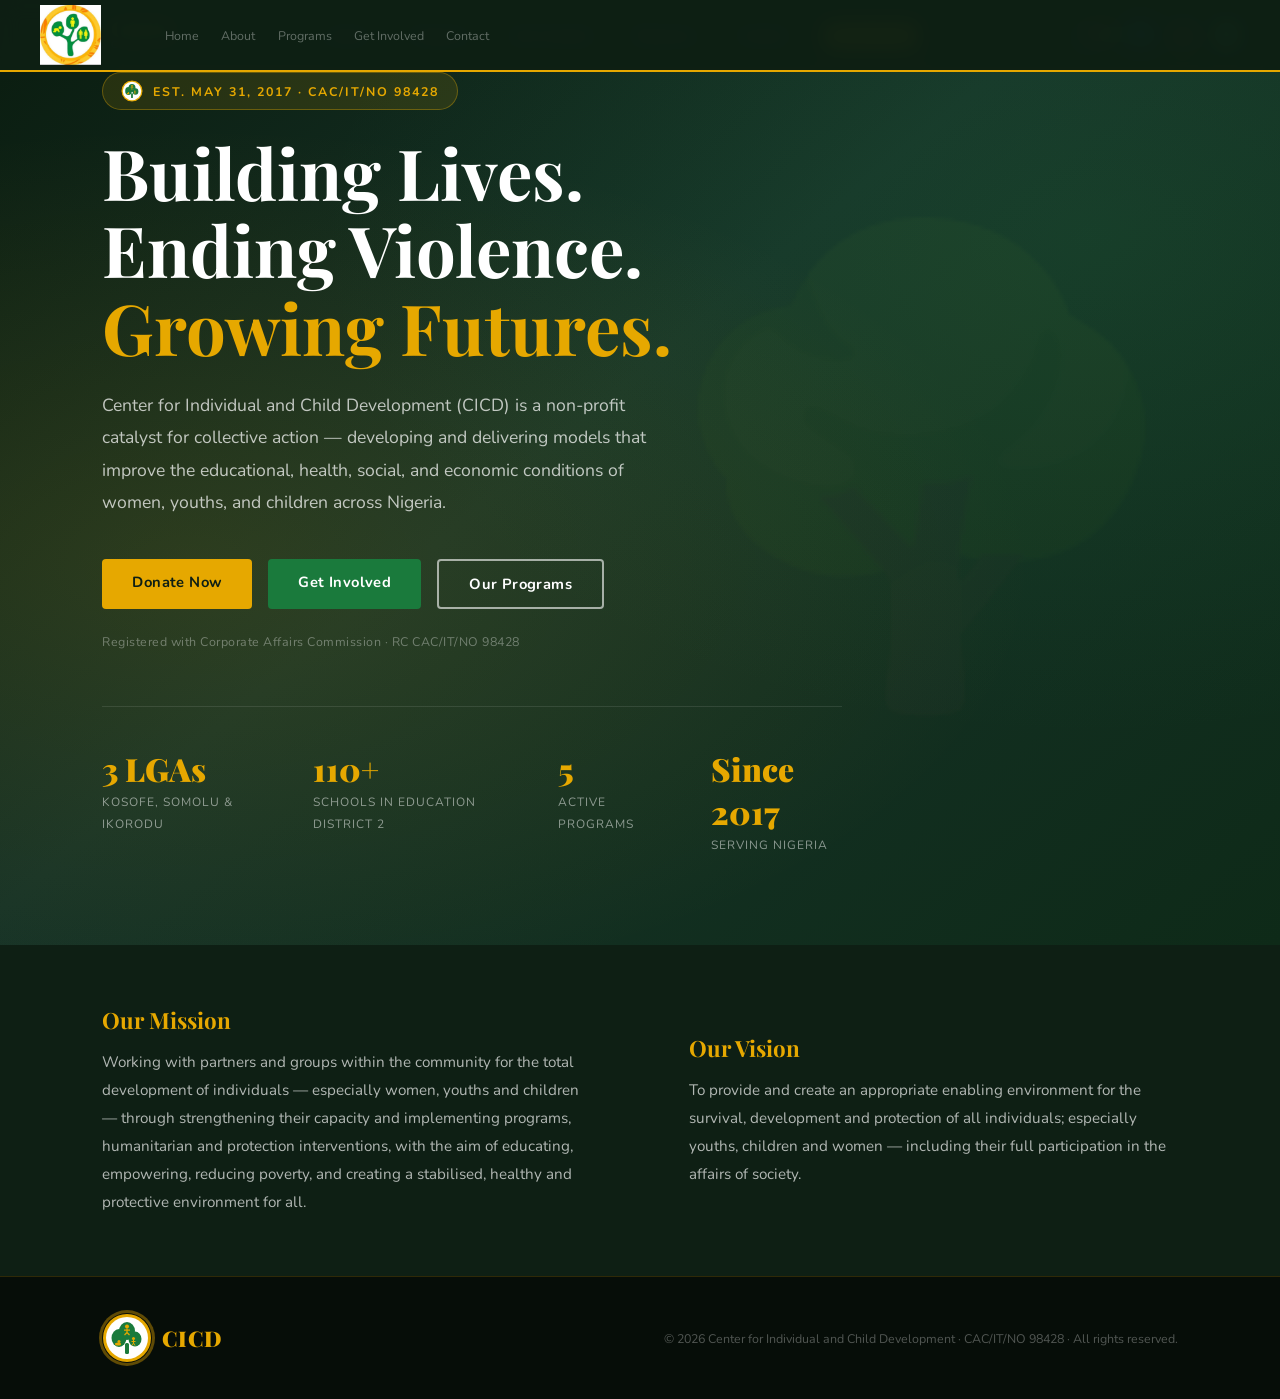
<file: index.html>
<!DOCTYPE html>
<html lang="en">
<head>
<meta charset="UTF-8">
<meta name="viewport" content="width=device-width, initial-scale=1.0">
<title>CICD — Center for Individual and Child Development</title>
<meta name="description" content="Center for Individual and Child Development (CICD) is a Lagos-based non-profit developing programs that improve educational, health, social, and economic conditions for women, youths, and children across Nigeria.">
<meta property="og:title" content="CICD — Center for Individual and Child Development">
<meta property="og:description" content="A non-profit catalyst for collective action — ending violence, building lives and growing futures across Nigeria since 2017.">
<meta property="og:type" content="website">
<meta name="twitter:card" content="summary">
<meta name="twitter:title" content="CICD — Center for Individual and Child Development">
<meta name="twitter:description" content="A non-profit catalyst for collective action — ending violence, building lives and growing futures across Nigeria since 2017.">
<link rel="icon" href="data:image/svg+xml,<svg xmlns='http://www.w3.org/2000/svg' viewBox='0 0 100 100'><circle cx='50' cy='50' r='50' fill='%23e6a800'/><circle cx='50' cy='50' r='42' fill='white'/><rect x='46' y='58' width='8' height='24' rx='3' fill='%231a7a3c'/><ellipse cx='34' cy='50' rx='15' ry='18' fill='%231a7a3c'/><ellipse cx='66' cy='52' rx='13' ry='15' fill='%231a7a3c'/><ellipse cx='50' cy='34' rx='16' ry='18' fill='%231a7a3c'/></svg>" type="image/svg+xml">
<link rel="preconnect" href="https://fonts.googleapis.com">
<link rel="preconnect" href="https://fonts.gstatic.com" crossorigin>
<link href="https://fonts.googleapis.com/css2?family=Playfair+Display:wght@700;900&family=Nunito:wght@300;400;600;700&display=swap" rel="stylesheet">
<link rel="stylesheet" href="style.css">
</head>
<body>

<!-- SVG CICD LOGO DEFINITION (reused throughout) -->
<svg style="display:none" xmlns="http://www.w3.org/2000/svg" id="cicd-logo-def">
  <symbol id="cicd-logo" viewBox="0 0 100 100">
    <!-- Gold outer ring -->
    <circle cx="50" cy="50" r="48" fill="#e6a800" />
    <circle cx="50" cy="50" r="42" fill="white" />
    <!-- Tree trunk -->
    <rect x="46" y="60" width="8" height="22" rx="3" fill="#1a7a3c"/>
    <!-- Tree canopy left -->
    <ellipse cx="34" cy="50" rx="15" ry="18" fill="#1a7a3c"/>
    <!-- Tree canopy right -->
    <ellipse cx="66" cy="52" rx="13" ry="15" fill="#1a7a3c"/>
    <!-- Tree canopy top center -->
    <ellipse cx="50" cy="36" rx="16" ry="18" fill="#1a7a3c"/>
    <!-- Person top -->
    <circle cx="50" cy="27" r="4" fill="#e6a800"/>
    <line x1="50" y1="31" x2="50" y2="39" stroke="#e6a800" stroke-width="2.5"/>
    <line x1="44" y1="34" x2="56" y2="34" stroke="#e6a800" stroke-width="2.5"/>
    <line x1="50" y1="39" x2="45" y2="44" stroke="#e6a800" stroke-width="2.5"/>
    <line x1="50" y1="39" x2="55" y2="44" stroke="#e6a800" stroke-width="2.5"/>
    <!-- Person bottom right -->
    <circle cx="63" cy="51" r="3" fill="#e6a800"/>
    <line x1="63" y1="54" x2="63" y2="60" stroke="#e6a800" stroke-width="2"/>
    <line x1="59" y1="57" x2="67" y2="57" stroke="#e6a800" stroke-width="2"/>
    <line x1="63" y1="60" x2="60" y2="65" stroke="#e6a800" stroke-width="2"/>
    <line x1="63" y1="60" x2="66" y2="65" stroke="#e6a800" stroke-width="2"/>
    <!-- Child left (crawling) -->
    <circle cx="34" cy="57" r="3" fill="#e6a800"/>
    <ellipse cx="32" cy="62" rx="6" ry="3" fill="#e6a800"/>
  </symbol>
</svg>

<!-- NAV -->
<nav aria-label="Main navigation">
  <a href="index.html" class="nav-brand">
    <div class="nav-logo-img">
      <img src="media/cicd%20logo.jpeg" alt="CICD logo">
    </div>
    <div class="nav-logo-text">
      <span class="nav-logo-abbr">CICD</span>
      <span class="nav-logo-full">Center for Individual &amp; Child Development</span>
    </div>
  </a>
  <ul class="nav-links" id="nav-menu">
    <li><a href="about.html">About</a></li>
    <li><a href="programs.html">Programs</a></li>
    <li><a href="get-involved.html">Get Involved</a></li>
    <li><a href="resources.html">Resources</a></li>
    <li><a href="contact.html">Contact</a></li>
    <li><a href="get-involved.html" class="nav-cta">Donate Now</a></li>
  </ul>
  <div class="nav-contact-icons">
    <a href="mailto:Cicdngo@yahoo.com" aria-label="Email us">
      <img src="media/GMAIL%20LOGO.png" alt="Email" class="nav-social-icon">
    </a>
    <a href="https://facebook.com/Cicdngo" target="_blank" rel="noopener" aria-label="Facebook">
      <img src="media/FACEBOOK%20LOGO.png" alt="Facebook" class="nav-social-icon">
    </a>
    <a href="https://instagram.com/Cicdngo" target="_blank" rel="noopener" aria-label="Instagram">
      <img src="media/INSTAGRAM%20LOGO.png" alt="Instagram" class="nav-social-icon">
    </a>
    <a href="https://wa.me/2348033918951" target="_blank" rel="noopener" aria-label="WhatsApp">
      <img src="media/whatsapp%20logo.png" alt="WhatsApp" class="nav-social-icon">
    </a>
  </div>
  <button class="nav-hamburger" id="nav-hamburger" aria-label="Toggle navigation menu" aria-expanded="false" aria-controls="nav-menu">
    <span></span>
    <span></span>
    <span></span>
  </button>
</nav>

<main>
<!-- HERO -->
<section id="home">
  <div class="hero-tree-bg">🌳</div>
  <div class="hero-content">
    <div class="hero-badge">
      <span class="hero-badge-logo">
        <svg viewBox="0 0 100 100" xmlns="http://www.w3.org/2000/svg" style="width:22px;height:22px;border-radius:50%;"><use href="#cicd-logo"/></svg>
      </span>
      Est. May 31, 2017 · CAC/IT/NO 98428
    </div>
    <h1 class="hero-headline">
      Building Lives.<br>
      Ending Violence.<br>
      <span>Growing Futures.</span>
    </h1>
    <p class="hero-mission">
      Center for Individual and Child Development (CICD) is a non-profit catalyst for collective action — developing and delivering models that improve the educational, health, social, and economic conditions of women, youths, and children across Nigeria.
    </p>
    <div class="hero-btns">
      <a href="get-involved.html" class="btn btn-gold">Donate Now</a>
      <a href="get-involved.html" class="btn btn-primary">Get Involved</a>
      <a href="programs.html" class="btn btn-outline">Our Programs</a>
    </div>
    <p class="hero-reg">Registered with Corporate Affairs Commission · RC CAC/IT/NO 98428</p>
    <div class="hero-stats">
      <div>
        <span class="stat-num">3 LGAs</span>
        <span class="stat-label">Kosofe, Somolu &amp; Ikorodu</span>
      </div>
      <div>
        <span class="stat-num">110+</span>
        <span class="stat-label">Schools in Education District 2</span>
      </div>
      <div>
        <span class="stat-num">5</span>
        <span class="stat-label">Active Programs</span>
      </div>
      <div>
        <span class="stat-num">Since 2017</span>
        <span class="stat-label">Serving Nigeria</span>
      </div>
    </div>
  </div>
</section>

<!-- MISSION / VISION STRIP -->
<div class="mv-strip">
  <div class="mv-item">
    <h3>Our Mission</h3>
    <p>Working with partners and groups within the community for the total development of individuals — especially women, youths and children — through strengthening their capacity and implementing programs, humanitarian and protection interventions, with the aim of educating, empowering, reducing poverty, and creating a stabilised, healthy and protective environment for all.</p>
  </div>
  <div class="mv-divider"></div>
  <div class="mv-item">
    <h3>Our Vision</h3>
    <p>To provide and create an appropriate enabling environment for the survival, development and protection of all individuals; especially youths, children and women — including their full participation in the affairs of society.</p>
  </div>
</div>
</main>

<!-- FOOTER -->
<footer>
  <div class="footer-brand">
    <div class="footer-logo-circle">
      <svg viewBox="0 0 100 100" xmlns="http://www.w3.org/2000/svg">
        <use href="#cicd-logo"/>
      </svg>
    </div>
    <span class="footer-logo-text">CICD</span>
  </div>
  <p>© 2026 Center for Individual and Child Development · CAC/IT/NO 98428 · All rights reserved.</p>
  <nav aria-label="Footer navigation">
    <a href="index.html">Home</a>
    <a href="about.html">About</a>
    <a href="programs.html">Programs</a>
    <a href="get-involved.html">Get Involved</a>
    <a href="contact.html">Contact</a>
  </nav>
</footer>

<script src="main.js"></script>
</body>
</html>
</file>
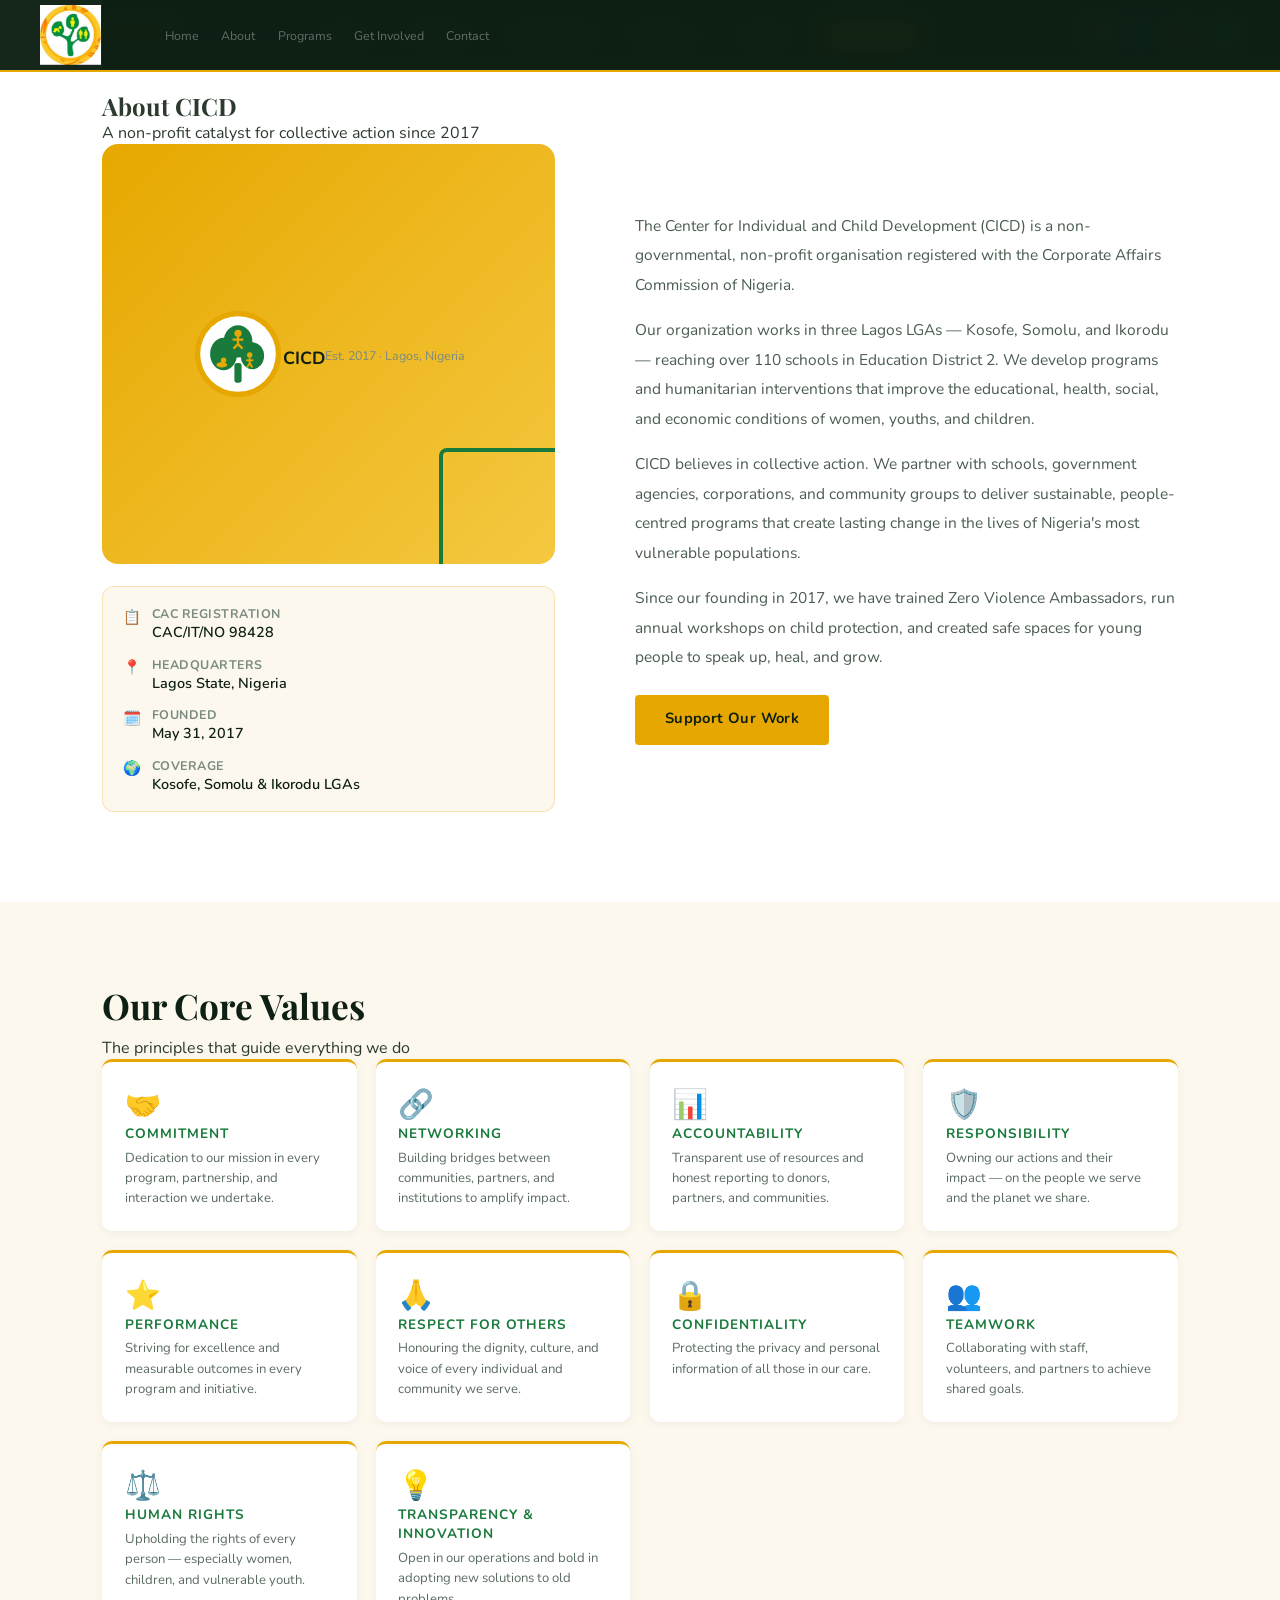
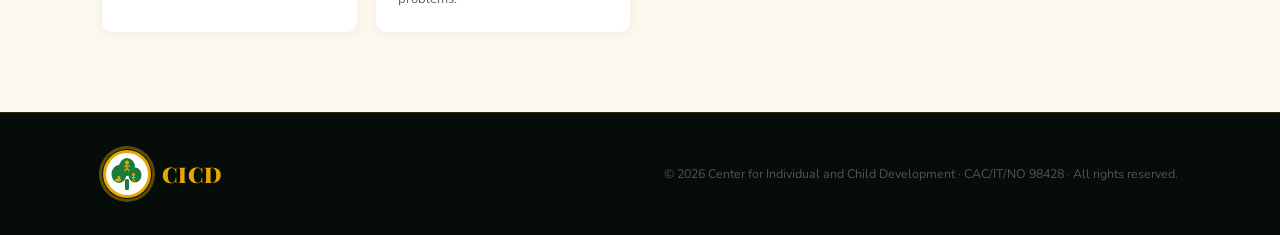
<file: about.html>
<!DOCTYPE html>
<html lang="en">
<head>
<meta charset="UTF-8">
<meta name="viewport" content="width=device-width, initial-scale=1.0">
<title>About &mdash; CICD</title>
<meta name="description" content="Learn about the Center for Individual and Child Development (CICD) &mdash; our story, mission, values, and the team behind our work in Nigeria.">
<meta property="og:title" content="About &mdash; CICD">
<meta property="og:description" content="CICD is a Lagos-based non-profit working with communities for the total development of women, youths, and children across Nigeria.">
<meta property="og:type" content="website">
<meta name="twitter:card" content="summary">
<meta name="twitter:title" content="About &mdash; CICD">
<meta name="twitter:description" content="CICD is a Lagos-based non-profit working with communities for the total development of women, youths, and children across Nigeria.">
<link rel="icon" href="data:image/svg+xml,<svg xmlns='http://www.w3.org/2000/svg' viewBox='0 0 100 100'><circle cx='50' cy='50' r='50' fill='%23e6a800'/><circle cx='50' cy='50' r='42' fill='white'/><rect x='46' y='58' width='8' height='24' rx='3' fill='%231a7a3c'/><ellipse cx='34' cy='50' rx='15' ry='18' fill='%231a7a3c'/><ellipse cx='66' cy='52' rx='13' ry='15' fill='%231a7a3c'/><ellipse cx='50' cy='34' rx='16' ry='18' fill='%231a7a3c'/></svg>" type="image/svg+xml">
<link rel="preconnect" href="https://fonts.googleapis.com">
<link rel="preconnect" href="https://fonts.gstatic.com" crossorigin>
<link href="https://fonts.googleapis.com/css2?family=Playfair+Display:wght@700;900&family=Nunito:wght@300;400;600;700&display=swap" rel="stylesheet">
<link rel="stylesheet" href="style.css">
</head>
<body>

<!-- SVG CICD LOGO DEFINITION -->
<svg style="display:none" xmlns="http://www.w3.org/2000/svg" id="cicd-logo-def">
  <symbol id="cicd-logo" viewBox="0 0 100 100">
    <circle cx="50" cy="50" r="48" fill="#e6a800" />
    <circle cx="50" cy="50" r="42" fill="white" />
    <rect x="46" y="60" width="8" height="22" rx="3" fill="#1a7a3c"/>
    <ellipse cx="34" cy="50" rx="15" ry="18" fill="#1a7a3c"/>
    <ellipse cx="66" cy="52" rx="13" ry="15" fill="#1a7a3c"/>
    <ellipse cx="50" cy="36" rx="16" ry="18" fill="#1a7a3c"/>
    <circle cx="50" cy="27" r="4" fill="#e6a800"/>
    <line x1="50" y1="31" x2="50" y2="39" stroke="#e6a800" stroke-width="2.5"/>
    <line x1="44" y1="34" x2="56" y2="34" stroke="#e6a800" stroke-width="2.5"/>
    <line x1="50" y1="39" x2="45" y2="44" stroke="#e6a800" stroke-width="2.5"/>
    <line x1="50" y1="39" x2="55" y2="44" stroke="#e6a800" stroke-width="2.5"/>
    <circle cx="63" cy="51" r="3" fill="#e6a800"/>
    <line x1="63" y1="54" x2="63" y2="60" stroke="#e6a800" stroke-width="2"/>
    <line x1="59" y1="57" x2="67" y2="57" stroke="#e6a800" stroke-width="2"/>
    <line x1="63" y1="60" x2="60" y2="65" stroke="#e6a800" stroke-width="2"/>
    <line x1="63" y1="60" x2="66" y2="65" stroke="#e6a800" stroke-width="2"/>
    <circle cx="34" cy="57" r="3" fill="#e6a800"/>
    <ellipse cx="32" cy="62" rx="6" ry="3" fill="#e6a800"/>
  </symbol>
</svg>

<!-- NAV -->
<nav aria-label="Main navigation">
  <a href="index.html" class="nav-brand">
    <div class="nav-logo-img">
      <img src="media/cicd%20logo.jpeg" alt="CICD logo">
    </div>
    <div class="nav-logo-text">
      <span class="nav-logo-abbr">CICD</span>
      <span class="nav-logo-full">Center for Individual &amp; Child Development</span>
    </div>
  </a>
  <ul class="nav-links" id="nav-menu">
    <li><a href="about.html" aria-current="page">About</a></li>
    <li><a href="programs.html">Programs</a></li>
    <li><a href="get-involved.html">Get Involved</a></li>
    <li><a href="resources.html">Resources</a></li>
    <li><a href="contact.html">Contact</a></li>
    <li><a href="get-involved.html" class="nav-cta">Donate Now</a></li>
  </ul>
  <div class="nav-contact-icons">
    <a href="mailto:Cicdngo@yahoo.com" aria-label="Email us">
      <img src="media/GMAIL%20LOGO.png" alt="Email" class="nav-social-icon">
    </a>
    <a href="https://facebook.com/Cicdngo" target="_blank" rel="noopener" aria-label="Facebook">
      <img src="media/FACEBOOK%20LOGO.png" alt="Facebook" class="nav-social-icon">
    </a>
    <a href="https://instagram.com/Cicdngo" target="_blank" rel="noopener" aria-label="Instagram">
      <img src="media/INSTAGRAM%20LOGO.png" alt="Instagram" class="nav-social-icon">
    </a>
    <a href="https://wa.me/2348033918951" target="_blank" rel="noopener" aria-label="WhatsApp">
      <img src="media/whatsapp%20logo.png" alt="WhatsApp" class="nav-social-icon">
    </a>
  </div>
  <button class="nav-hamburger" id="nav-hamburger" aria-label="Toggle navigation menu" aria-expanded="false" aria-controls="nav-menu">
    <span></span><span></span><span></span>
  </button>
</nav>

<main>

<!-- ABOUT SECTION -->
<section id="about">
  <div class="section-header">
    <h2>About CICD</h2>
    <p class="section-sub">A non-profit catalyst for collective action since 2017</p>
  </div>
  <div class="about-grid">
    <div class="about-visual">
      <div class="about-logo-box">
        <svg viewBox="0 0 100 100" xmlns="http://www.w3.org/2000/svg" style="width:90px;height:90px;">
          <use href="#cicd-logo"/>
        </svg>
        <div class="about-logo-label">CICD</div>
        <div class="about-logo-sub">Est. 2017 &middot; Lagos, Nigeria</div>
      </div>
      <div class="about-reg-box">
        <div class="reg-item">
          <span class="reg-icon" aria-hidden="true">&#x1F4CB;</span>
          <div>
            <strong>CAC Registration</strong>
            <span>CAC/IT/NO 98428</span>
          </div>
        </div>
        <div class="reg-item">
          <span class="reg-icon" aria-hidden="true">&#x1F4CD;</span>
          <div>
            <strong>Headquarters</strong>
            <span>Lagos State, Nigeria</span>
          </div>
        </div>
        <div class="reg-item">
          <span class="reg-icon" aria-hidden="true">&#x1F5D3;&#xFE0F;</span>
          <div>
            <strong>Founded</strong>
            <span>May 31, 2017</span>
          </div>
        </div>
        <div class="reg-item">
          <span class="reg-icon" aria-hidden="true">&#x1F30D;</span>
          <div>
            <strong>Coverage</strong>
            <span>Kosofe, Somolu &amp; Ikorodu LGAs</span>
          </div>
        </div>
      </div>
    </div>
    <div class="about-text">
      <p class="about-lead">The Center for Individual and Child Development (CICD) is a non-governmental, non-profit organisation registered with the Corporate Affairs Commission of Nigeria.</p>
      <p>Our organization works in three Lagos LGAs &mdash; Kosofe, Somolu, and Ikorodu &mdash; reaching over 110 schools in Education District 2. We develop programs and humanitarian interventions that improve the educational, health, social, and economic conditions of women, youths, and children.</p>
      <p>CICD believes in collective action. We partner with schools, government agencies, corporations, and community groups to deliver sustainable, people-centred programs that create lasting change in the lives of Nigeria's most vulnerable populations.</p>
      <p>Since our founding in 2017, we have trained Zero Violence Ambassadors, run annual workshops on child protection, and created safe spaces for young people to speak up, heal, and grow.</p>
      <div class="about-btns">
        <a href="get-involved.html" class="btn btn-gold">Support Our Work</a>
        <a href="programs.html" class="btn btn-outline">See Our Programs</a>
      </div>
    </div>
  </div>
</section>

<!-- CORE VALUES SECTION -->
<section class="values-section">
  <div class="section-header">
    <h2>Our Core Values</h2>
    <p class="section-sub">The principles that guide everything we do</p>
  </div>
  <div class="values-grid">
    <div class="value-card">
      <span class="value-icon" aria-hidden="true">&#x1F91D;</span>
      <h4>Commitment</h4>
      <p>Dedication to our mission in every program, partnership, and interaction we undertake.</p>
    </div>
    <div class="value-card">
      <span class="value-icon" aria-hidden="true">&#x1F517;</span>
      <h4>Networking</h4>
      <p>Building bridges between communities, partners, and institutions to amplify impact.</p>
    </div>
    <div class="value-card">
      <span class="value-icon" aria-hidden="true">&#x1F4CA;</span>
      <h4>Accountability</h4>
      <p>Transparent use of resources and honest reporting to donors, partners, and communities.</p>
    </div>
    <div class="value-card">
      <span class="value-icon" aria-hidden="true">&#x1F6E1;&#xFE0F;</span>
      <h4>Responsibility</h4>
      <p>Owning our actions and their impact &mdash; on the people we serve and the planet we share.</p>
    </div>
    <div class="value-card">
      <span class="value-icon" aria-hidden="true">&#x2B50;</span>
      <h4>Performance</h4>
      <p>Striving for excellence and measurable outcomes in every program and initiative.</p>
    </div>
    <div class="value-card">
      <span class="value-icon" aria-hidden="true">&#x1F64F;</span>
      <h4>Respect for Others</h4>
      <p>Honouring the dignity, culture, and voice of every individual and community we serve.</p>
    </div>
    <div class="value-card">
      <span class="value-icon" aria-hidden="true">&#x1F512;</span>
      <h4>Confidentiality</h4>
      <p>Protecting the privacy and personal information of all those in our care.</p>
    </div>
    <div class="value-card">
      <span class="value-icon" aria-hidden="true">&#x1F465;</span>
      <h4>Teamwork</h4>
      <p>Collaborating with staff, volunteers, and partners to achieve shared goals.</p>
    </div>
    <div class="value-card">
      <span class="value-icon" aria-hidden="true">&#x2696;&#xFE0F;</span>
      <h4>Human Rights</h4>
      <p>Upholding the rights of every person &mdash; especially women, children, and vulnerable youth.</p>
    </div>
    <div class="value-card">
      <span class="value-icon" aria-hidden="true">&#x1F4A1;</span>
      <h4>Transparency &amp; Innovation</h4>
      <p>Open in our operations and bold in adopting new solutions to old problems.</p>
    </div>
  </div>
</section>

</main>

<!-- FOOTER -->
<footer>
  <div class="footer-brand">
    <div class="footer-logo-circle">
      <svg viewBox="0 0 100 100" xmlns="http://www.w3.org/2000/svg">
        <use href="#cicd-logo"/>
      </svg>
    </div>
    <span class="footer-logo-text">CICD</span>
  </div>
  <p>&copy; 2026 Center for Individual and Child Development &middot; CAC/IT/NO 98428 &middot; All rights reserved.</p>
  <nav aria-label="Footer navigation">
    <a href="index.html">Home</a>
    <a href="about.html">About</a>
    <a href="programs.html">Programs</a>
    <a href="get-involved.html">Get Involved</a>
    <a href="contact.html">Contact</a>
  </nav>
</footer>

<script src="main.js"></script>
</body>
</html>
</file>
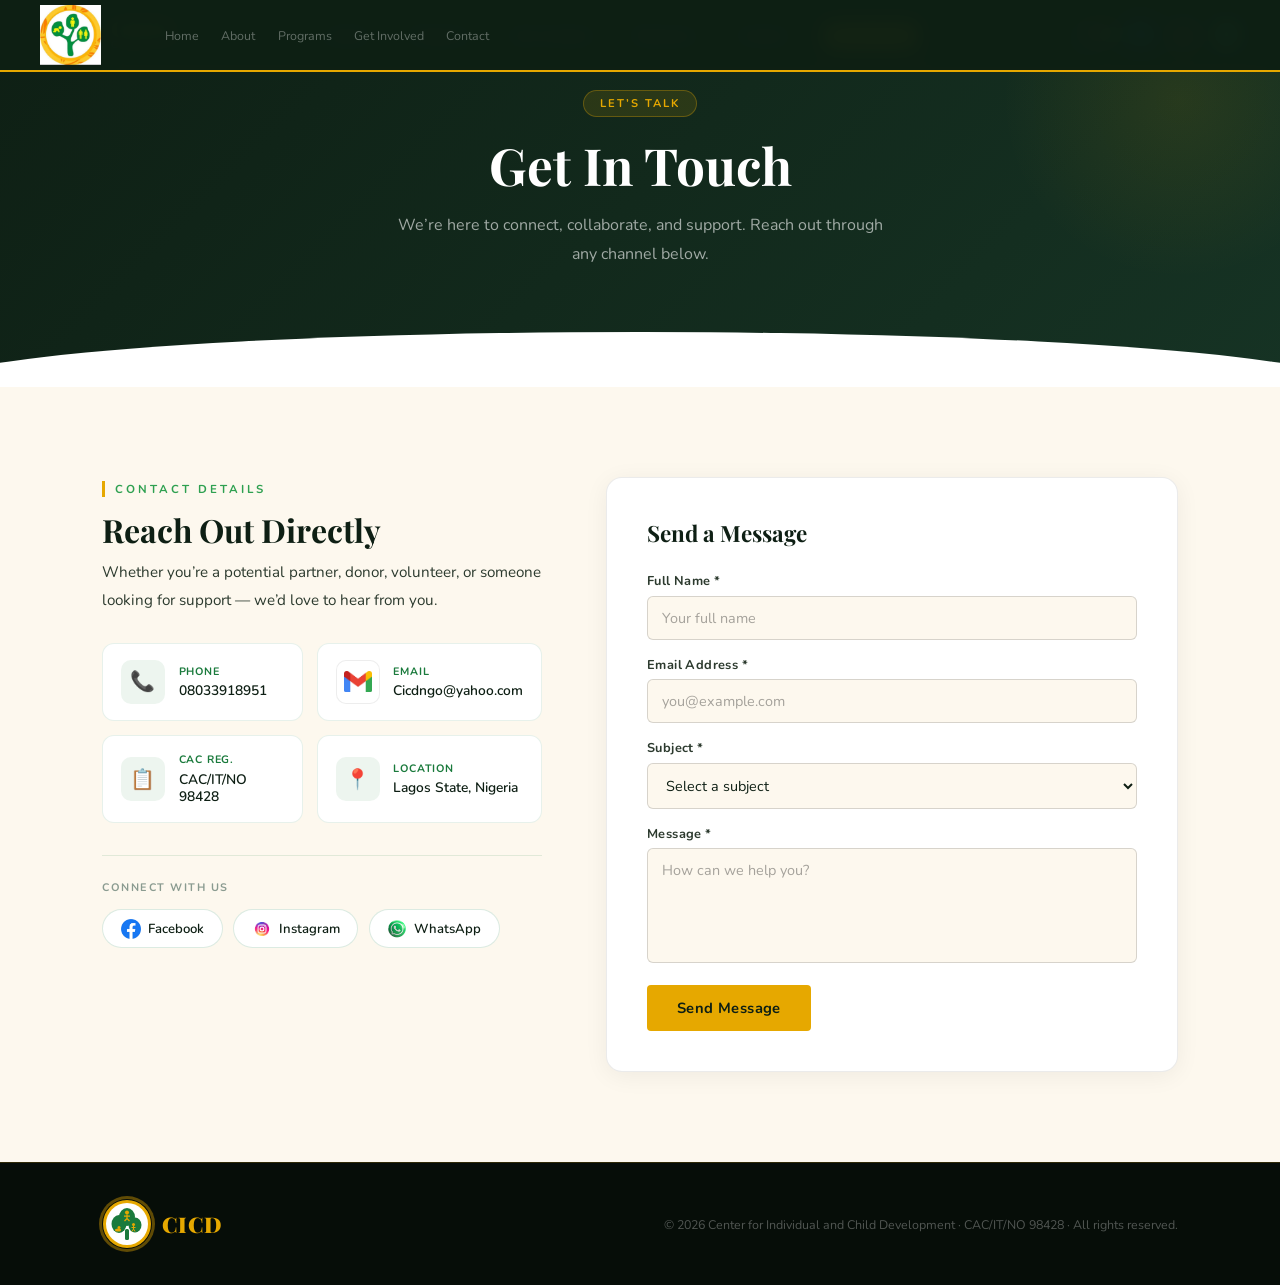
<file: contact.html>
<!DOCTYPE html>
<html lang="en">
<head>
<meta charset="UTF-8">
<meta name="viewport" content="width=device-width, initial-scale=1.0">
<title>Contact &mdash; CICD</title>
<meta name="description" content="Get in touch with CICD &mdash; Center for Individual and Child Development. Reach us by phone, email, or social media. We're based in Lagos, Nigeria.">
<meta property="og:title" content="Contact &mdash; CICD">
<meta property="og:description" content="Reach CICD by phone, email, or social media. We'd love to hear from you &mdash; whether you're a partner, donor, or someone seeking support.">
<meta property="og:type" content="website">
<meta name="twitter:card" content="summary">
<meta name="twitter:title" content="Contact &mdash; CICD">
<meta name="twitter:description" content="Reach CICD by phone, email, or social media. We'd love to hear from you.">
<link rel="icon" href="data:image/svg+xml,<svg xmlns='http://www.w3.org/2000/svg' viewBox='0 0 100 100'><circle cx='50' cy='50' r='50' fill='%23e6a800'/><circle cx='50' cy='50' r='42' fill='white'/><rect x='46' y='58' width='8' height='24' rx='3' fill='%231a7a3c'/><ellipse cx='34' cy='50' rx='15' ry='18' fill='%231a7a3c'/><ellipse cx='66' cy='52' rx='13' ry='15' fill='%231a7a3c'/><ellipse cx='50' cy='34' rx='16' ry='18' fill='%231a7a3c'/></svg>" type="image/svg+xml">
<link rel="preconnect" href="https://fonts.googleapis.com">
<link rel="preconnect" href="https://fonts.gstatic.com" crossorigin>
<link href="https://fonts.googleapis.com/css2?family=Playfair+Display:wght@700;900&family=Nunito:wght@300;400;600;700&display=swap" rel="stylesheet">
<link rel="stylesheet" href="style.css">
</head>
<body>

<!-- SVG CICD LOGO DEFINITION -->
<svg style="display:none" xmlns="http://www.w3.org/2000/svg" id="cicd-logo-def">
  <symbol id="cicd-logo" viewBox="0 0 100 100">
    <circle cx="50" cy="50" r="48" fill="#e6a800" />
    <circle cx="50" cy="50" r="42" fill="white" />
    <rect x="46" y="60" width="8" height="22" rx="3" fill="#1a7a3c"/>
    <ellipse cx="34" cy="50" rx="15" ry="18" fill="#1a7a3c"/>
    <ellipse cx="66" cy="52" rx="13" ry="15" fill="#1a7a3c"/>
    <ellipse cx="50" cy="36" rx="16" ry="18" fill="#1a7a3c"/>
    <circle cx="50" cy="27" r="4" fill="#e6a800"/>
    <line x1="50" y1="31" x2="50" y2="39" stroke="#e6a800" stroke-width="2.5"/>
    <line x1="44" y1="34" x2="56" y2="34" stroke="#e6a800" stroke-width="2.5"/>
    <line x1="50" y1="39" x2="45" y2="44" stroke="#e6a800" stroke-width="2.5"/>
    <line x1="50" y1="39" x2="55" y2="44" stroke="#e6a800" stroke-width="2.5"/>
    <circle cx="63" cy="51" r="3" fill="#e6a800"/>
    <line x1="63" y1="54" x2="63" y2="60" stroke="#e6a800" stroke-width="2"/>
    <line x1="59" y1="57" x2="67" y2="57" stroke="#e6a800" stroke-width="2"/>
    <line x1="63" y1="60" x2="60" y2="65" stroke="#e6a800" stroke-width="2"/>
    <line x1="63" y1="60" x2="66" y2="65" stroke="#e6a800" stroke-width="2"/>
    <circle cx="34" cy="57" r="3" fill="#e6a800"/>
    <ellipse cx="32" cy="62" rx="6" ry="3" fill="#e6a800"/>
  </symbol>
</svg>

<!-- NAV -->
<nav aria-label="Main navigation">
  <a href="index.html" class="nav-brand">
    <div class="nav-logo-img">
      <img src="media/cicd%20logo.jpeg" alt="CICD logo">
    </div>
    <div class="nav-logo-text">
      <span class="nav-logo-abbr">CICD</span>
      <span class="nav-logo-full">Center for Individual &amp; Child Development</span>
    </div>
  </a>
  <ul class="nav-links" id="nav-menu">
    <li><a href="about.html">About</a></li>
    <li><a href="programs.html">Programs</a></li>
    <li><a href="get-involved.html">Get Involved</a></li>
    <li><a href="resources.html">Resources</a></li>
    <li><a href="contact.html" aria-current="page">Contact</a></li>
    <li><a href="get-involved.html" class="nav-cta">Donate Now</a></li>
  </ul>
  <div class="nav-contact-icons">
    <a href="mailto:Cicdngo@yahoo.com" aria-label="Email us">
      <img src="media/GMAIL%20LOGO.png" alt="Email" class="nav-social-icon">
    </a>
    <a href="https://facebook.com/Cicdngo" target="_blank" rel="noopener" aria-label="Facebook">
      <img src="media/FACEBOOK%20LOGO.png" alt="Facebook" class="nav-social-icon">
    </a>
    <a href="https://instagram.com/Cicdngo" target="_blank" rel="noopener" aria-label="Instagram">
      <img src="media/INSTAGRAM%20LOGO.png" alt="Instagram" class="nav-social-icon">
    </a>
    <a href="https://wa.me/2348033918951" target="_blank" rel="noopener" aria-label="WhatsApp">
      <img src="media/whatsapp%20logo.png" alt="WhatsApp" class="nav-social-icon">
    </a>
  </div>
  <button class="nav-hamburger" id="nav-hamburger" aria-label="Toggle navigation menu" aria-expanded="false" aria-controls="nav-menu">
    <span></span><span></span><span></span>
  </button>
</nav>

<div class="page-hero">
  <div class="page-hero-inner">
    <div class="page-hero-label">Let&rsquo;s Talk</div>
    <h1>Get In Touch</h1>
    <p>We&rsquo;re here to connect, collaborate, and support. Reach out through any channel below.</p>
  </div>
</div>

<main>

<!-- CONTACT SECTION -->
<section id="contact">
  <div class="contact-grid">
    <div class="contact-info">
      <span class="section-label">Contact Details</span>
      <h2>Reach Out Directly</h2>
      <p>Whether you&rsquo;re a potential partner, donor, volunteer, or someone looking for support &mdash; we&rsquo;d love to hear from you.</p>

      <div class="contact-cards">
        <a href="tel:+2348033918951" class="contact-card">
          <span class="contact-card-icon" aria-hidden="true">&#x1F4DE;</span>
          <div>
            <span class="contact-card-label">Phone</span>
            <span class="contact-card-value">08033918951</span>
          </div>
        </a>
        <a href="mailto:Cicdngo@yahoo.com" class="contact-card">
          <span class="contact-card-icon contact-card-media" aria-hidden="true"><img src="media/GMAIL%20LOGO.png" alt=""></span>
          <div>
            <span class="contact-card-label">Email</span>
            <span class="contact-card-value">Cicdngo@yahoo.com</span>
          </div>
        </a>
        <div class="contact-card contact-card-static">
          <span class="contact-card-icon" aria-hidden="true">&#x1F4CB;</span>
          <div>
            <span class="contact-card-label">CAC Reg.</span>
            <span class="contact-card-value">CAC/IT/NO 98428</span>
          </div>
        </div>
        <div class="contact-card contact-card-static">
          <span class="contact-card-icon" aria-hidden="true">&#x1F4CD;</span>
          <div>
            <span class="contact-card-label">Location</span>
            <span class="contact-card-value">Lagos State, Nigeria</span>
          </div>
        </div>
      </div>

      <div class="contact-social-row">
        <span class="contact-social-label">Connect With Us</span>
        <div class="contact-social-btns">
          <a href="https://facebook.com/Cicdngo" target="_blank" rel="noopener noreferrer" class="contact-social-btn" aria-label="Facebook">
            <img src="media/FACEBOOK%20LOGO.png" alt="Facebook">
            <span>Facebook</span>
          </a>
          <a href="https://instagram.com/Cicdngo" target="_blank" rel="noopener noreferrer" class="contact-social-btn" aria-label="Instagram">
            <img src="media/INSTAGRAM%20LOGO.png" alt="Instagram">
            <span>Instagram</span>
          </a>
          <a href="https://wa.me/2348033918951" target="_blank" rel="noopener noreferrer" class="contact-social-btn" aria-label="WhatsApp">
            <img src="media/whatsapp%20logo.png" alt="WhatsApp">
            <span>WhatsApp</span>
          </a>
        </div>
      </div>
    </div>

    <div class="contact-form">
      <h3>Send a Message</h3>
      <form action="https://formsubmit.co/Cicdngo@yahoo.com" method="POST" novalidate>
        <input type="hidden" name="_subject" value="New Message via CICD Website">
        <input type="hidden" name="_captcha" value="false">
        <div class="form-group">
          <label for="c-name">Full Name <span aria-hidden="true">*</span></label>
          <input type="text" id="c-name" name="name" required autocomplete="name" placeholder="Your full name">
        </div>
        <div class="form-group">
          <label for="c-email">Email Address <span aria-hidden="true">*</span></label>
          <input type="email" id="c-email" name="email" required autocomplete="email" placeholder="you@example.com">
        </div>
        <div class="form-group">
          <label for="c-subject">Subject <span aria-hidden="true">*</span></label>
          <select id="c-subject" name="subject" required>
            <option value="" disabled selected>Select a subject</option>
            <option value="Partnership">Partnership Enquiry</option>
            <option value="Donation">Donation / Support</option>
            <option value="Volunteering">Volunteering</option>
            <option value="Press">Press / Media</option>
            <option value="Support">Seeking Support</option>
            <option value="Other">Other</option>
          </select>
        </div>
        <div class="form-group">
          <label for="c-message">Message <span aria-hidden="true">*</span></label>
          <textarea id="c-message" name="message" rows="5" required placeholder="How can we help you?"></textarea>
        </div>
        <button type="submit" class="btn btn-gold">Send Message</button>
      </form>
    </div>
  </div>
</section>

</main>

<!-- FOOTER -->
<footer>
  <div class="footer-brand">
    <div class="footer-logo-circle">
      <svg viewBox="0 0 100 100" xmlns="http://www.w3.org/2000/svg">
        <use href="#cicd-logo"/>
      </svg>
    </div>
    <span class="footer-logo-text">CICD</span>
  </div>
  <p>&copy; 2026 Center for Individual and Child Development &middot; CAC/IT/NO 98428 &middot; All rights reserved.</p>
  <nav aria-label="Footer navigation">
    <a href="index.html">Home</a>
    <a href="about.html">About</a>
    <a href="programs.html">Programs</a>
    <a href="get-involved.html">Get Involved</a>
    <a href="contact.html">Contact</a>
  </nav>
</footer>

<script src="main.js"></script>
</body>
</html>
</file>
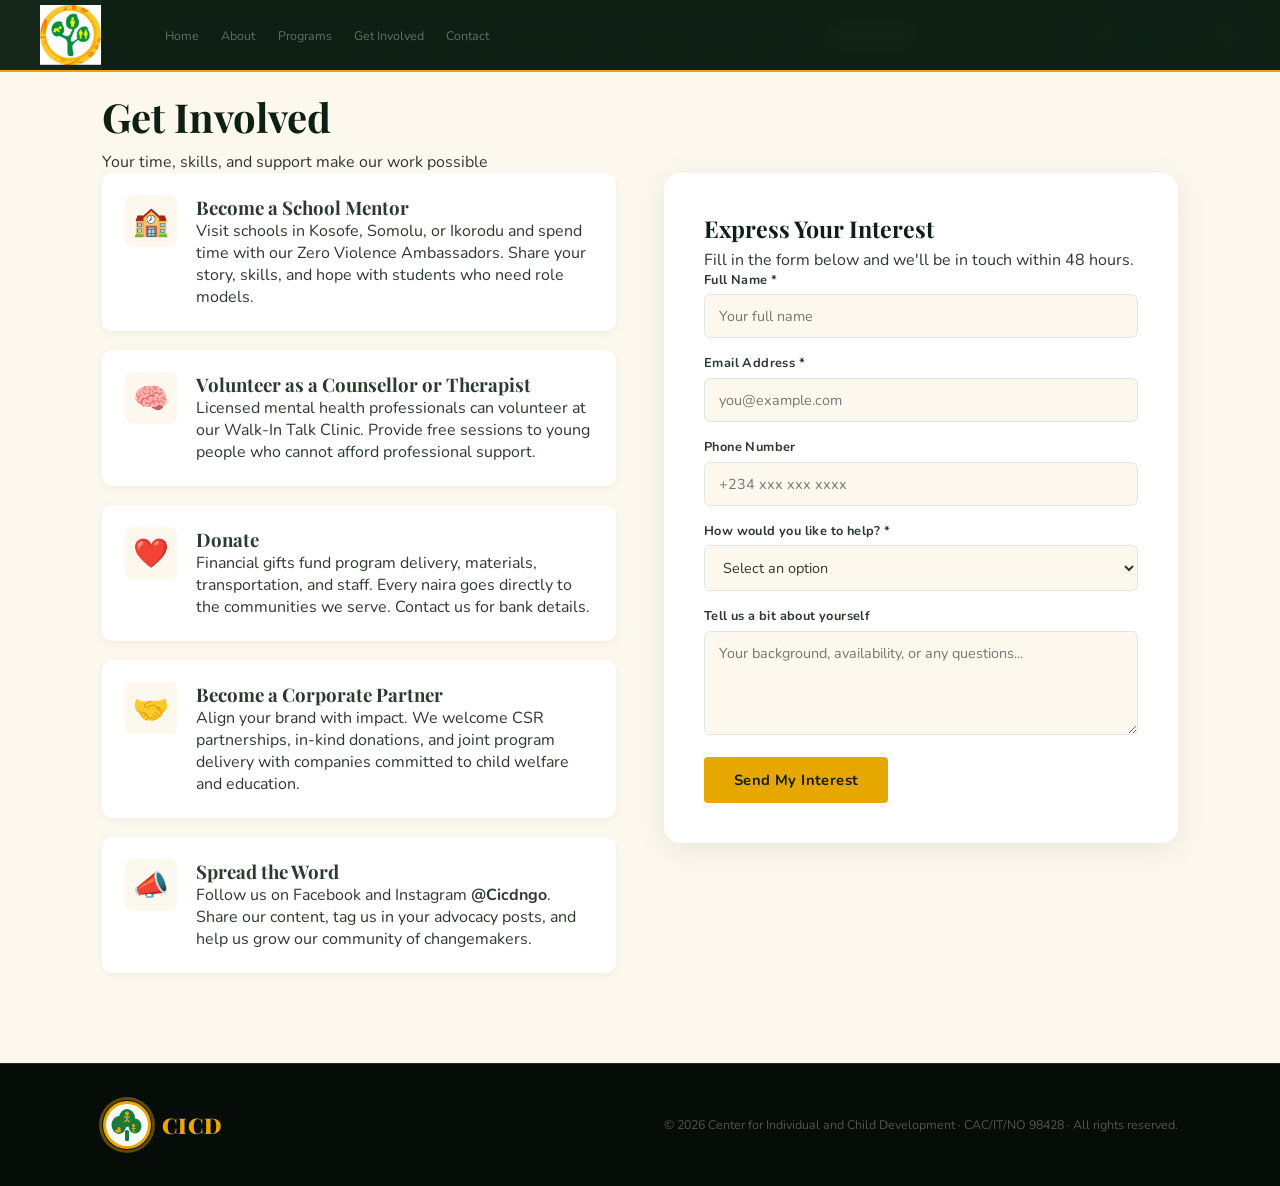
<file: get-involved.html>
<!DOCTYPE html>
<html lang="en">
<head>
<meta charset="UTF-8">
<meta name="viewport" content="width=device-width, initial-scale=1.0">
<title>Get Involved &mdash; CICD</title>
<meta name="description" content="Join CICD as a school mentor, counsellor, donor, or partner. Every contribution helps build safer futures for women, youths, and children in Nigeria.">
<meta property="og:title" content="Get Involved &mdash; CICD">
<meta property="og:description" content="Volunteer, donate, or partner with CICD to end violence and build futures for Nigerian children and youth.">
<meta property="og:type" content="website">
<meta name="twitter:card" content="summary">
<meta name="twitter:title" content="Get Involved &mdash; CICD">
<meta name="twitter:description" content="Volunteer, donate, or partner with CICD to end violence and build futures for Nigerian children and youth.">
<link rel="icon" href="data:image/svg+xml,<svg xmlns='http://www.w3.org/2000/svg' viewBox='0 0 100 100'><circle cx='50' cy='50' r='50' fill='%23e6a800'/><circle cx='50' cy='50' r='42' fill='white'/><rect x='46' y='58' width='8' height='24' rx='3' fill='%231a7a3c'/><ellipse cx='34' cy='50' rx='15' ry='18' fill='%231a7a3c'/><ellipse cx='66' cy='52' rx='13' ry='15' fill='%231a7a3c'/><ellipse cx='50' cy='34' rx='16' ry='18' fill='%231a7a3c'/></svg>" type="image/svg+xml">
<link rel="preconnect" href="https://fonts.googleapis.com">
<link rel="preconnect" href="https://fonts.gstatic.com" crossorigin>
<link href="https://fonts.googleapis.com/css2?family=Playfair+Display:wght@700;900&family=Nunito:wght@300;400;600;700&display=swap" rel="stylesheet">
<link rel="stylesheet" href="style.css">
</head>
<body>

<!-- SVG CICD LOGO DEFINITION -->
<svg style="display:none" xmlns="http://www.w3.org/2000/svg" id="cicd-logo-def">
  <symbol id="cicd-logo" viewBox="0 0 100 100">
    <circle cx="50" cy="50" r="48" fill="#e6a800" />
    <circle cx="50" cy="50" r="42" fill="white" />
    <rect x="46" y="60" width="8" height="22" rx="3" fill="#1a7a3c"/>
    <ellipse cx="34" cy="50" rx="15" ry="18" fill="#1a7a3c"/>
    <ellipse cx="66" cy="52" rx="13" ry="15" fill="#1a7a3c"/>
    <ellipse cx="50" cy="36" rx="16" ry="18" fill="#1a7a3c"/>
    <circle cx="50" cy="27" r="4" fill="#e6a800"/>
    <line x1="50" y1="31" x2="50" y2="39" stroke="#e6a800" stroke-width="2.5"/>
    <line x1="44" y1="34" x2="56" y2="34" stroke="#e6a800" stroke-width="2.5"/>
    <line x1="50" y1="39" x2="45" y2="44" stroke="#e6a800" stroke-width="2.5"/>
    <line x1="50" y1="39" x2="55" y2="44" stroke="#e6a800" stroke-width="2.5"/>
    <circle cx="63" cy="51" r="3" fill="#e6a800"/>
    <line x1="63" y1="54" x2="63" y2="60" stroke="#e6a800" stroke-width="2"/>
    <line x1="59" y1="57" x2="67" y2="57" stroke="#e6a800" stroke-width="2"/>
    <line x1="63" y1="60" x2="60" y2="65" stroke="#e6a800" stroke-width="2"/>
    <line x1="63" y1="60" x2="66" y2="65" stroke="#e6a800" stroke-width="2"/>
    <circle cx="34" cy="57" r="3" fill="#e6a800"/>
    <ellipse cx="32" cy="62" rx="6" ry="3" fill="#e6a800"/>
  </symbol>
</svg>

<!-- NAV -->
<nav aria-label="Main navigation">
  <a href="index.html" class="nav-brand">
    <div class="nav-logo-img">
      <img src="media/cicd%20logo.jpeg" alt="CICD logo">
    </div>
    <div class="nav-logo-text">
      <span class="nav-logo-abbr">CICD</span>
      <span class="nav-logo-full">Center for Individual &amp; Child Development</span>
    </div>
  </a>
  <ul class="nav-links" id="nav-menu">
    <li><a href="about.html">About</a></li>
    <li><a href="programs.html">Programs</a></li>
    <li><a href="get-involved.html" aria-current="page">Get Involved</a></li>
    <li><a href="resources.html">Resources</a></li>
    <li><a href="contact.html">Contact</a></li>
    <li><a href="get-involved.html" class="nav-cta">Donate Now</a></li>
  </ul>
  <div class="nav-contact-icons">
    <a href="mailto:Cicdngo@yahoo.com" aria-label="Email us">
      <img src="media/GMAIL%20LOGO.png" alt="Email" class="nav-social-icon">
    </a>
    <a href="https://facebook.com/Cicdngo" target="_blank" rel="noopener" aria-label="Facebook">
      <img src="media/FACEBOOK%20LOGO.png" alt="Facebook" class="nav-social-icon">
    </a>
    <a href="https://instagram.com/Cicdngo" target="_blank" rel="noopener" aria-label="Instagram">
      <img src="media/INSTAGRAM%20LOGO.png" alt="Instagram" class="nav-social-icon">
    </a>
    <a href="https://wa.me/2348033918951" target="_blank" rel="noopener" aria-label="WhatsApp">
      <img src="media/whatsapp%20logo.png" alt="WhatsApp" class="nav-social-icon">
    </a>
  </div>
  <button class="nav-hamburger" id="nav-hamburger" aria-label="Toggle navigation menu" aria-expanded="false" aria-controls="nav-menu">
    <span></span><span></span><span></span>
  </button>
</nav>

<main>

<!-- GET INVOLVED SECTION -->
<section id="get-involved">
  <div class="section-header">
    <h2>Get Involved</h2>
    <p class="section-sub">Your time, skills, and support make our work possible</p>
  </div>

  <div class="involve-grid">
    <div class="ways-list">
      <div class="way-item">
        <span class="way-icon" aria-hidden="true">&#x1F3EB;</span>
        <div>
          <h3>Become a School Mentor</h3>
          <p>Visit schools in Kosofe, Somolu, or Ikorodu and spend time with our Zero Violence Ambassadors. Share your story, skills, and hope with students who need role models.</p>
        </div>
      </div>
      <div class="way-item">
        <span class="way-icon" aria-hidden="true">&#x1F9E0;</span>
        <div>
          <h3>Volunteer as a Counsellor or Therapist</h3>
          <p>Licensed mental health professionals can volunteer at our Walk-In Talk Clinic. Provide free sessions to young people who cannot afford professional support.</p>
        </div>
      </div>
      <div class="way-item">
        <span class="way-icon" aria-hidden="true">&#x2764;&#xFE0F;</span>
        <div>
          <h3>Donate</h3>
          <p>Financial gifts fund program delivery, materials, transportation, and staff. Every naira goes directly to the communities we serve. Contact us for bank details.</p>
        </div>
      </div>
      <div class="way-item">
        <span class="way-icon" aria-hidden="true">&#x1F91D;</span>
        <div>
          <h3>Become a Corporate Partner</h3>
          <p>Align your brand with impact. We welcome CSR partnerships, in-kind donations, and joint program delivery with companies committed to child welfare and education.</p>
        </div>
      </div>
      <div class="way-item">
        <span class="way-icon" aria-hidden="true">&#x1F4E3;</span>
        <div>
          <h3>Spread the Word</h3>
          <p>Follow us on Facebook and Instagram <strong>@Cicdngo</strong>. Share our content, tag us in your advocacy posts, and help us grow our community of changemakers.</p>
        </div>
      </div>
    </div>

    <div class="involve-form" aria-label="Interest form">
      <h3>Express Your Interest</h3>
      <p>Fill in the form below and we'll be in touch within 48 hours.</p>
      <form action="https://formsubmit.co/Cicdngo@yahoo.com" method="POST" novalidate>
        <input type="hidden" name="_subject" value="New Volunteer/Partner Interest &mdash; CICD Website">
        <input type="hidden" name="_captcha" value="false">
        <div class="form-group">
          <label for="inv-name">Full Name <span aria-hidden="true">*</span></label>
          <input type="text" id="inv-name" name="name" required autocomplete="name" placeholder="Your full name">
        </div>
        <div class="form-group">
          <label for="inv-email">Email Address <span aria-hidden="true">*</span></label>
          <input type="email" id="inv-email" name="email" required autocomplete="email" placeholder="you@example.com">
        </div>
        <div class="form-group">
          <label for="inv-phone">Phone Number</label>
          <input type="tel" id="inv-phone" name="phone" autocomplete="tel" placeholder="+234 xxx xxx xxxx">
        </div>
        <div class="form-group">
          <label for="inv-role">How would you like to help? <span aria-hidden="true">*</span></label>
          <select id="inv-role" name="role" required>
            <option value="" disabled selected>Select an option</option>
            <option value="School Mentor">School Mentor</option>
            <option value="Counsellor/Therapist">Counsellor / Therapist</option>
            <option value="Donor">Donor</option>
            <option value="Corporate Partner">Corporate Partner</option>
            <option value="Spread the Word">Spread the Word / Ambassador</option>
            <option value="Other">Other</option>
          </select>
        </div>
        <div class="form-group">
          <label for="inv-message">Tell us a bit about yourself</label>
          <textarea id="inv-message" name="message" rows="4" placeholder="Your background, availability, or any questions..."></textarea>
        </div>
        <button type="submit" class="btn btn-gold">Send My Interest</button>
      </form>
    </div>
  </div>
</section>

</main>

<!-- FOOTER -->
<footer>
  <div class="footer-brand">
    <div class="footer-logo-circle">
      <svg viewBox="0 0 100 100" xmlns="http://www.w3.org/2000/svg">
        <use href="#cicd-logo"/>
      </svg>
    </div>
    <span class="footer-logo-text">CICD</span>
  </div>
  <p>&copy; 2026 Center for Individual and Child Development &middot; CAC/IT/NO 98428 &middot; All rights reserved.</p>
  <nav aria-label="Footer navigation">
    <a href="index.html">Home</a>
    <a href="about.html">About</a>
    <a href="programs.html">Programs</a>
    <a href="get-involved.html">Get Involved</a>
    <a href="contact.html">Contact</a>
  </nav>
</footer>

<script src="main.js"></script>
</body>
</html>
</file>
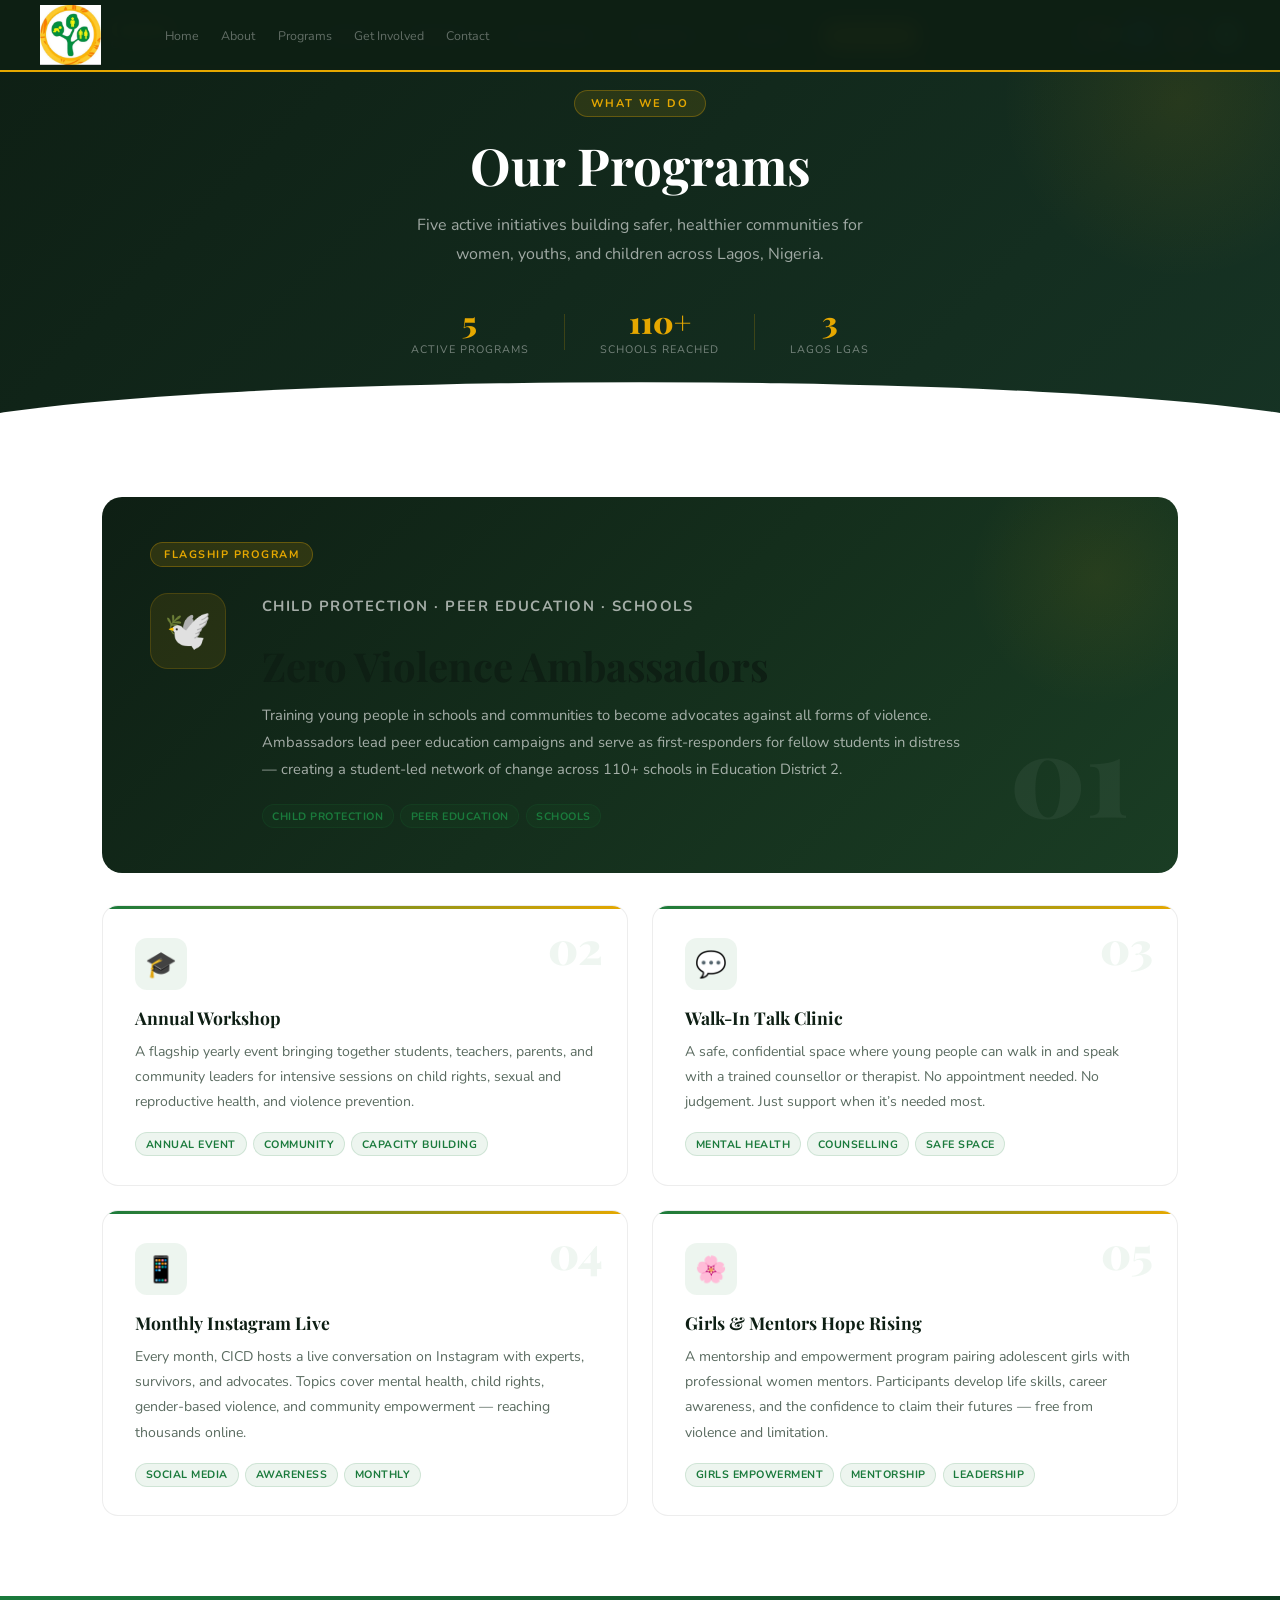
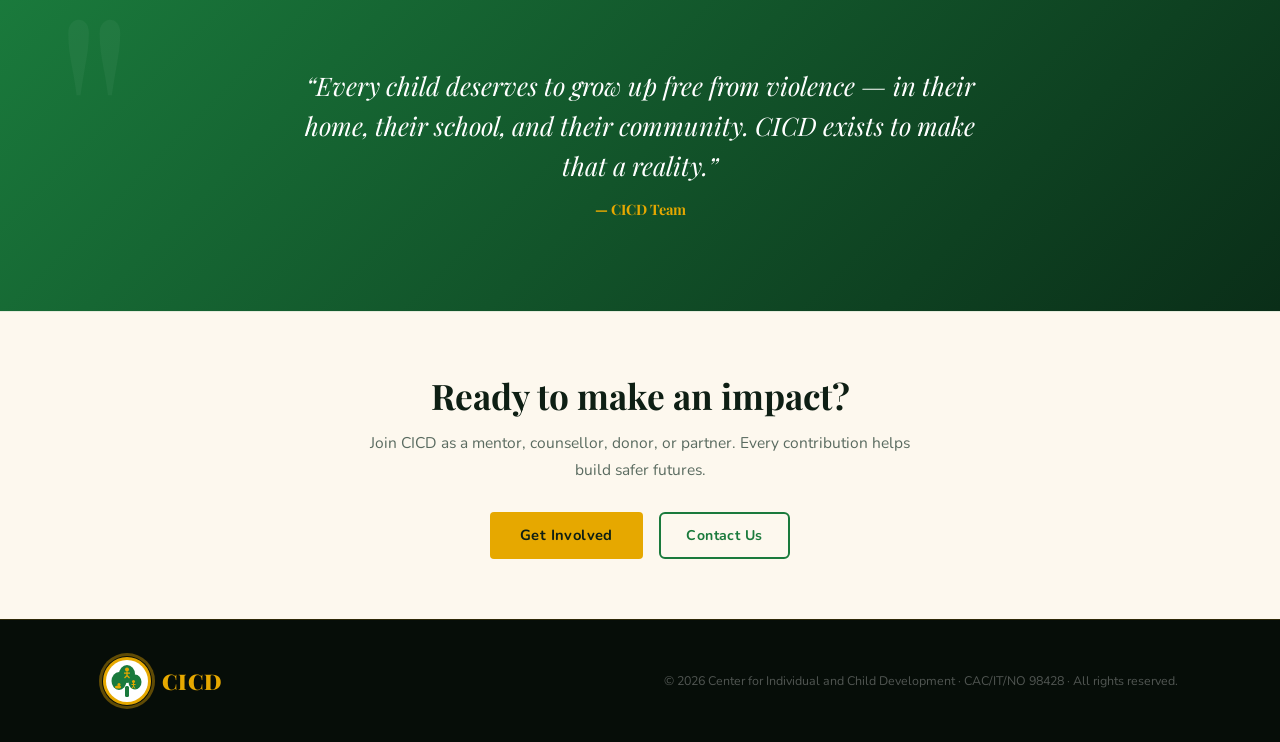
<file: programs.html>
<!DOCTYPE html>
<html lang="en">
<head>
<meta charset="UTF-8">
<meta name="viewport" content="width=device-width, initial-scale=1.0">
<title>Programs &mdash; CICD</title>
<meta name="description" content="Discover CICD's five active programs &mdash; Zero Violence Ambassadors, Annual Workshop, Walk-In Talk Clinic, Monthly Instagram Live, and Girls &amp; Mentors Hope Rising.">
<meta property="og:title" content="Programs &mdash; CICD">
<meta property="og:description" content="Five programs built to end violence, empower youth, and build resilient communities across Lagos, Nigeria.">
<meta property="og:type" content="website">
<meta name="twitter:card" content="summary">
<meta name="twitter:title" content="Programs &mdash; CICD">
<meta name="twitter:description" content="Five programs built to end violence, empower youth, and build resilient communities across Lagos, Nigeria.">
<link rel="icon" href="data:image/svg+xml,<svg xmlns='http://www.w3.org/2000/svg' viewBox='0 0 100 100'><circle cx='50' cy='50' r='50' fill='%23e6a800'/><circle cx='50' cy='50' r='42' fill='white'/><rect x='46' y='58' width='8' height='24' rx='3' fill='%231a7a3c'/><ellipse cx='34' cy='50' rx='15' ry='18' fill='%231a7a3c'/><ellipse cx='66' cy='52' rx='13' ry='15' fill='%231a7a3c'/><ellipse cx='50' cy='34' rx='16' ry='18' fill='%231a7a3c'/></svg>" type="image/svg+xml">
<link rel="preconnect" href="https://fonts.googleapis.com">
<link rel="preconnect" href="https://fonts.gstatic.com" crossorigin>
<link href="https://fonts.googleapis.com/css2?family=Playfair+Display:wght@700;900&family=Nunito:wght@300;400;600;700&display=swap" rel="stylesheet">
<link rel="stylesheet" href="style.css">
</head>
<body>

<!-- SVG CICD LOGO DEFINITION -->
<svg style="display:none" xmlns="http://www.w3.org/2000/svg" id="cicd-logo-def">
  <symbol id="cicd-logo" viewBox="0 0 100 100">
    <circle cx="50" cy="50" r="48" fill="#e6a800" />
    <circle cx="50" cy="50" r="42" fill="white" />
    <rect x="46" y="60" width="8" height="22" rx="3" fill="#1a7a3c"/>
    <ellipse cx="34" cy="50" rx="15" ry="18" fill="#1a7a3c"/>
    <ellipse cx="66" cy="52" rx="13" ry="15" fill="#1a7a3c"/>
    <ellipse cx="50" cy="36" rx="16" ry="18" fill="#1a7a3c"/>
    <circle cx="50" cy="27" r="4" fill="#e6a800"/>
    <line x1="50" y1="31" x2="50" y2="39" stroke="#e6a800" stroke-width="2.5"/>
    <line x1="44" y1="34" x2="56" y2="34" stroke="#e6a800" stroke-width="2.5"/>
    <line x1="50" y1="39" x2="45" y2="44" stroke="#e6a800" stroke-width="2.5"/>
    <line x1="50" y1="39" x2="55" y2="44" stroke="#e6a800" stroke-width="2.5"/>
    <circle cx="63" cy="51" r="3" fill="#e6a800"/>
    <line x1="63" y1="54" x2="63" y2="60" stroke="#e6a800" stroke-width="2"/>
    <line x1="59" y1="57" x2="67" y2="57" stroke="#e6a800" stroke-width="2"/>
    <line x1="63" y1="60" x2="60" y2="65" stroke="#e6a800" stroke-width="2"/>
    <line x1="63" y1="60" x2="66" y2="65" stroke="#e6a800" stroke-width="2"/>
    <circle cx="34" cy="57" r="3" fill="#e6a800"/>
    <ellipse cx="32" cy="62" rx="6" ry="3" fill="#e6a800"/>
  </symbol>
</svg>

<!-- NAV -->
<nav aria-label="Main navigation">
  <a href="index.html" class="nav-brand">
    <div class="nav-logo-img">
      <img src="media/cicd%20logo.jpeg" alt="CICD logo">
    </div>
    <div class="nav-logo-text">
      <span class="nav-logo-abbr">CICD</span>
      <span class="nav-logo-full">Center for Individual &amp; Child Development</span>
    </div>
  </a>
  <ul class="nav-links" id="nav-menu">
    <li><a href="about.html">About</a></li>
    <li><a href="programs.html" aria-current="page">Programs</a></li>
    <li><a href="get-involved.html">Get Involved</a></li>
    <li><a href="resources.html">Resources</a></li>
    <li><a href="contact.html">Contact</a></li>
    <li><a href="get-involved.html" class="nav-cta">Donate Now</a></li>
  </ul>
  <div class="nav-contact-icons">
    <a href="mailto:Cicdngo@yahoo.com" aria-label="Email us">
      <img src="media/GMAIL%20LOGO.png" alt="Email" class="nav-social-icon">
    </a>
    <a href="https://facebook.com/Cicdngo" target="_blank" rel="noopener" aria-label="Facebook">
      <img src="media/FACEBOOK%20LOGO.png" alt="Facebook" class="nav-social-icon">
    </a>
    <a href="https://instagram.com/Cicdngo" target="_blank" rel="noopener" aria-label="Instagram">
      <img src="media/INSTAGRAM%20LOGO.png" alt="Instagram" class="nav-social-icon">
    </a>
    <a href="https://wa.me/2348033918951" target="_blank" rel="noopener" aria-label="WhatsApp">
      <img src="media/whatsapp%20logo.png" alt="WhatsApp" class="nav-social-icon">
    </a>
  </div>
  <button class="nav-hamburger" id="nav-hamburger" aria-label="Toggle navigation menu" aria-expanded="false" aria-controls="nav-menu">
    <span></span><span></span><span></span>
  </button>
</nav>

<main>

<!-- PAGE HERO -->
<section class="page-hero">
  <div class="page-hero-inner">
    <span class="page-hero-label">What We Do</span>
    <h1>Our Programs</h1>
    <p>Five active initiatives building safer, healthier communities for women, youths, and children across Lagos, Nigeria.</p>
    <div class="page-hero-stats">
      <div class="page-hero-stat">
        <span class="phs-num">5</span>
        <span class="phs-label">Active Programs</span>
      </div>
      <div class="page-hero-stat-divider" aria-hidden="true"></div>
      <div class="page-hero-stat">
        <span class="phs-num">110+</span>
        <span class="phs-label">Schools Reached</span>
      </div>
      <div class="page-hero-stat-divider" aria-hidden="true"></div>
      <div class="page-hero-stat">
        <span class="phs-num">3</span>
        <span class="phs-label">Lagos LGAs</span>
      </div>
    </div>
  </div>
</section>

<!-- PROGRAMS -->
<section id="programs">

  <!-- Flagship featured card -->
  <article class="featured-prog" aria-label="Zero Violence Ambassadors &mdash; Flagship Program">
    <span class="featured-prog-badge">Flagship Program</span>
    <div class="featured-prog-icon" aria-hidden="true">&#x1F54A;&#xFE0F;</div>
    <div class="featured-prog-body">
      <p class="featured-prog-category">Child Protection &middot; Peer Education &middot; Schools</p>
      <h2>Zero Violence Ambassadors</h2>
      <p>Training young people in schools and communities to become advocates against all forms of violence. Ambassadors lead peer education campaigns and serve as first-responders for fellow students in distress &mdash; creating a student-led network of change across 110+ schools in Education District 2.</p>
      <ul class="prog-tags-list">
        <li>Child Protection</li>
        <li>Peer Education</li>
        <li>Schools</li>
      </ul>
    </div>
    <span class="featured-prog-num" aria-hidden="true">01</span>
  </article>

  <!-- Remaining 4 programs grid -->
  <div class="progs-four-grid">

    <article class="prog-card-v2">
      <span class="prog-card-num" aria-hidden="true">02</span>
      <div class="prog-card-icon" aria-hidden="true">&#x1F393;</div>
      <h3>Annual Workshop</h3>
      <p>A flagship yearly event bringing together students, teachers, parents, and community leaders for intensive sessions on child rights, sexual and reproductive health, and violence prevention.</p>
      <ul class="prog-tags-list">
        <li>Annual Event</li>
        <li>Community</li>
        <li>Capacity Building</li>
      </ul>
    </article>

    <article class="prog-card-v2">
      <span class="prog-card-num" aria-hidden="true">03</span>
      <div class="prog-card-icon" aria-hidden="true">&#x1F4AC;</div>
      <h3>Walk-In Talk Clinic</h3>
      <p>A safe, confidential space where young people can walk in and speak with a trained counsellor or therapist. No appointment needed. No judgement. Just support when it&rsquo;s needed most.</p>
      <ul class="prog-tags-list">
        <li>Mental Health</li>
        <li>Counselling</li>
        <li>Safe Space</li>
      </ul>
    </article>

    <article class="prog-card-v2">
      <span class="prog-card-num" aria-hidden="true">04</span>
      <div class="prog-card-icon" aria-hidden="true">&#x1F4F1;</div>
      <h3>Monthly Instagram Live</h3>
      <p>Every month, CICD hosts a live conversation on Instagram with experts, survivors, and advocates. Topics cover mental health, child rights, gender-based violence, and community empowerment &mdash; reaching thousands online.</p>
      <ul class="prog-tags-list">
        <li>Social Media</li>
        <li>Awareness</li>
        <li>Monthly</li>
      </ul>
    </article>

    <article class="prog-card-v2">
      <span class="prog-card-num" aria-hidden="true">05</span>
      <div class="prog-card-icon" aria-hidden="true">&#x1F338;</div>
      <h3>Girls &amp; Mentors Hope Rising</h3>
      <p>A mentorship and empowerment program pairing adolescent girls with professional women mentors. Participants develop life skills, career awareness, and the confidence to claim their futures &mdash; free from violence and limitation.</p>
      <ul class="prog-tags-list">
        <li>Girls Empowerment</li>
        <li>Mentorship</li>
        <li>Leadership</li>
      </ul>
    </article>

  </div>
</section>

<!-- QUOTE STRIP -->
<div class="quote-strip">
  <blockquote>
    <p>&ldquo;Every child deserves to grow up free from violence &mdash; in their home, their school, and their community. CICD exists to make that a reality.&rdquo;</p>
    <cite>&mdash; CICD Team</cite>
  </blockquote>
</div>

<!-- GET INVOLVED CTA -->
<section class="prog-cta-strip">
  <div class="prog-cta-inner">
    <h2>Ready to make an impact?</h2>
    <p>Join CICD as a mentor, counsellor, donor, or partner. Every contribution helps build safer futures.</p>
    <div class="prog-cta-btns">
      <a href="get-involved.html" class="btn btn-gold">Get Involved</a>
      <a href="contact.html" class="btn btn-outline-light">Contact Us</a>
    </div>
  </div>
</section>

</main>

<!-- FOOTER -->
<footer>
  <div class="footer-brand">
    <div class="footer-logo-circle">
      <svg viewBox="0 0 100 100" xmlns="http://www.w3.org/2000/svg">
        <use href="#cicd-logo"/>
      </svg>
    </div>
    <span class="footer-logo-text">CICD</span>
  </div>
  <p>&copy; 2026 Center for Individual and Child Development &middot; CAC/IT/NO 98428 &middot; All rights reserved.</p>
  <nav aria-label="Footer navigation">
    <a href="index.html">Home</a>
    <a href="about.html">About</a>
    <a href="programs.html">Programs</a>
    <a href="get-involved.html">Get Involved</a>
    <a href="contact.html">Contact</a>
  </nav>
</footer>

<script src="main.js"></script>
</body>
</html>
</file>
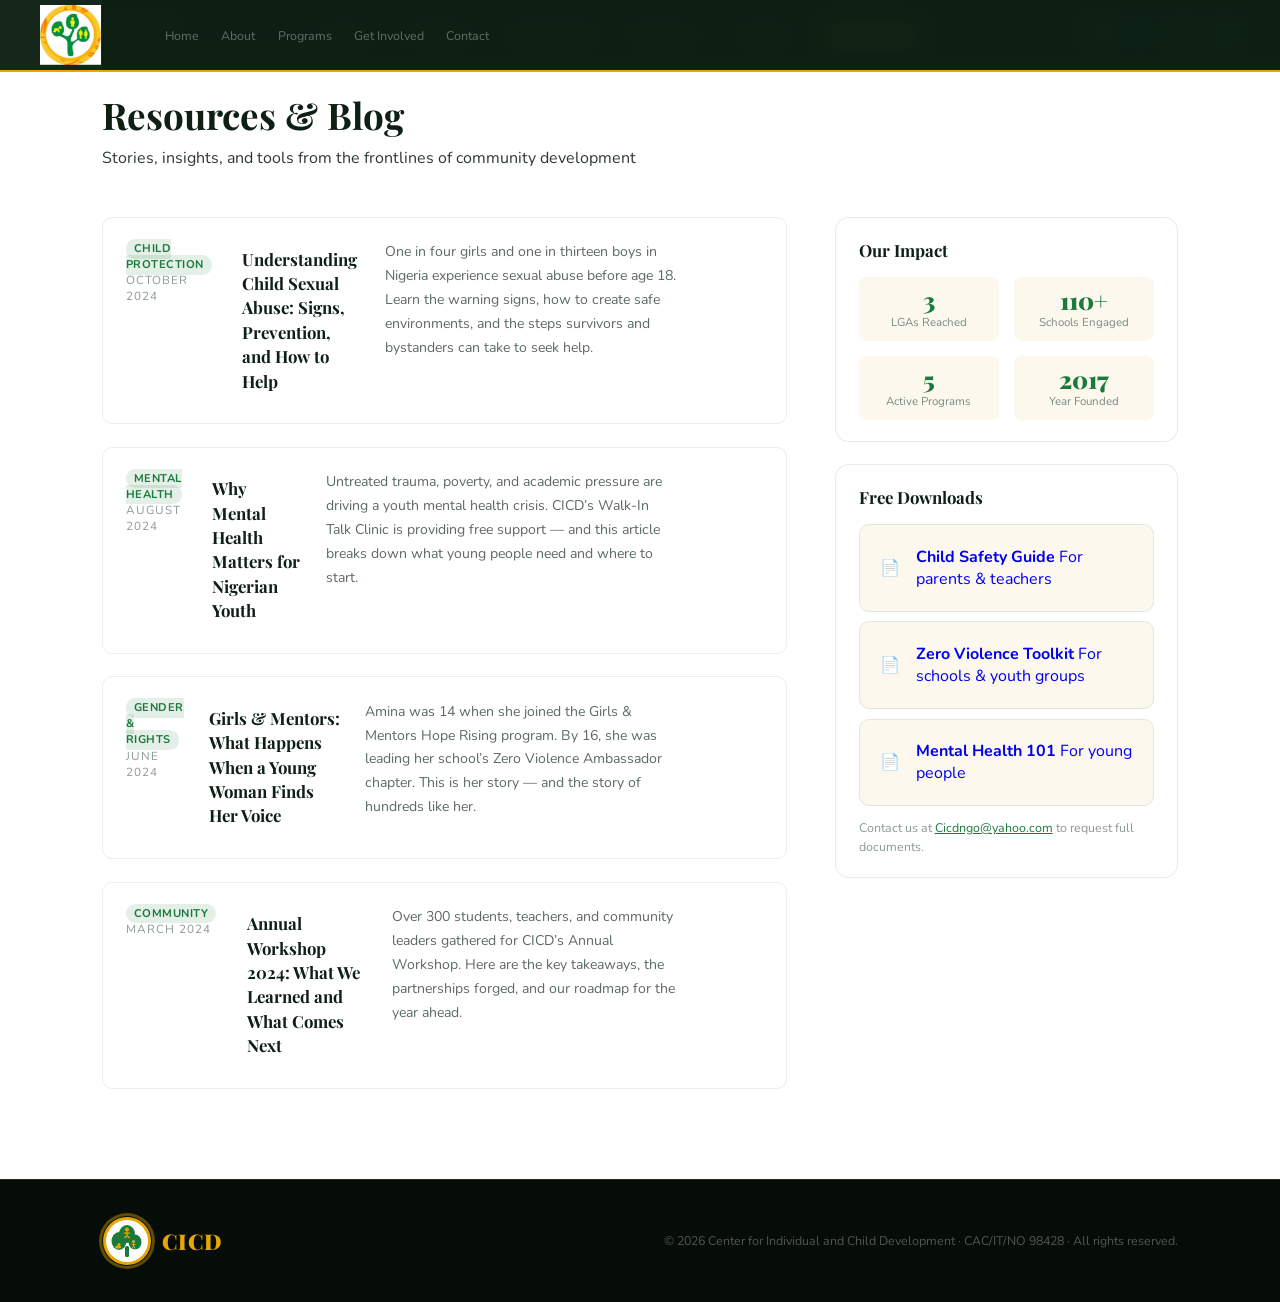
<file: resources.html>
<!DOCTYPE html>
<html lang="en">
<head>
<meta charset="UTF-8">
<meta name="viewport" content="width=device-width, initial-scale=1.0">
<title>Resources &amp; Blog &mdash; CICD</title>
<meta name="description" content="Read the CICD blog for insights on child protection, mental health, gender-based violence, and youth empowerment in Nigeria. Download free resources.">
<meta property="og:title" content="Resources &amp; Blog &mdash; CICD">
<meta property="og:description" content="Insights, stories, and free resources on child protection, mental health, and community development from CICD Nigeria.">
<meta property="og:type" content="website">
<meta name="twitter:card" content="summary">
<meta name="twitter:title" content="Resources &amp; Blog &mdash; CICD">
<meta name="twitter:description" content="Insights, stories, and free resources on child protection, mental health, and community development from CICD Nigeria.">
<link rel="icon" href="data:image/svg+xml,<svg xmlns='http://www.w3.org/2000/svg' viewBox='0 0 100 100'><circle cx='50' cy='50' r='50' fill='%23e6a800'/><circle cx='50' cy='50' r='42' fill='white'/><rect x='46' y='58' width='8' height='24' rx='3' fill='%231a7a3c'/><ellipse cx='34' cy='50' rx='15' ry='18' fill='%231a7a3c'/><ellipse cx='66' cy='52' rx='13' ry='15' fill='%231a7a3c'/><ellipse cx='50' cy='34' rx='16' ry='18' fill='%231a7a3c'/></svg>" type="image/svg+xml">
<link rel="preconnect" href="https://fonts.googleapis.com">
<link rel="preconnect" href="https://fonts.gstatic.com" crossorigin>
<link href="https://fonts.googleapis.com/css2?family=Playfair+Display:wght@700;900&family=Nunito:wght@300;400;600;700&display=swap" rel="stylesheet">
<link rel="stylesheet" href="style.css">
</head>
<body>

<!-- SVG CICD LOGO DEFINITION -->
<svg style="display:none" xmlns="http://www.w3.org/2000/svg" id="cicd-logo-def">
  <symbol id="cicd-logo" viewBox="0 0 100 100">
    <circle cx="50" cy="50" r="48" fill="#e6a800" />
    <circle cx="50" cy="50" r="42" fill="white" />
    <rect x="46" y="60" width="8" height="22" rx="3" fill="#1a7a3c"/>
    <ellipse cx="34" cy="50" rx="15" ry="18" fill="#1a7a3c"/>
    <ellipse cx="66" cy="52" rx="13" ry="15" fill="#1a7a3c"/>
    <ellipse cx="50" cy="36" rx="16" ry="18" fill="#1a7a3c"/>
    <circle cx="50" cy="27" r="4" fill="#e6a800"/>
    <line x1="50" y1="31" x2="50" y2="39" stroke="#e6a800" stroke-width="2.5"/>
    <line x1="44" y1="34" x2="56" y2="34" stroke="#e6a800" stroke-width="2.5"/>
    <line x1="50" y1="39" x2="45" y2="44" stroke="#e6a800" stroke-width="2.5"/>
    <line x1="50" y1="39" x2="55" y2="44" stroke="#e6a800" stroke-width="2.5"/>
    <circle cx="63" cy="51" r="3" fill="#e6a800"/>
    <line x1="63" y1="54" x2="63" y2="60" stroke="#e6a800" stroke-width="2"/>
    <line x1="59" y1="57" x2="67" y2="57" stroke="#e6a800" stroke-width="2"/>
    <line x1="63" y1="60" x2="60" y2="65" stroke="#e6a800" stroke-width="2"/>
    <line x1="63" y1="60" x2="66" y2="65" stroke="#e6a800" stroke-width="2"/>
    <circle cx="34" cy="57" r="3" fill="#e6a800"/>
    <ellipse cx="32" cy="62" rx="6" ry="3" fill="#e6a800"/>
  </symbol>
</svg>

<!-- NAV -->
<nav aria-label="Main navigation">
  <a href="index.html" class="nav-brand">
    <div class="nav-logo-img">
      <img src="media/cicd%20logo.jpeg" alt="CICD logo">
    </div>
    <div class="nav-logo-text">
      <span class="nav-logo-abbr">CICD</span>
      <span class="nav-logo-full">Center for Individual &amp; Child Development</span>
    </div>
  </a>
  <ul class="nav-links" id="nav-menu">
    <li><a href="about.html">About</a></li>
    <li><a href="programs.html">Programs</a></li>
    <li><a href="get-involved.html">Get Involved</a></li>
    <li><a href="resources.html" aria-current="page">Resources</a></li>
    <li><a href="contact.html">Contact</a></li>
    <li><a href="get-involved.html" class="nav-cta">Donate Now</a></li>
  </ul>
  <div class="nav-contact-icons">
    <a href="mailto:Cicdngo@yahoo.com" aria-label="Email us">
      <img src="media/GMAIL%20LOGO.png" alt="Email" class="nav-social-icon">
    </a>
    <a href="https://facebook.com/Cicdngo" target="_blank" rel="noopener" aria-label="Facebook">
      <img src="media/FACEBOOK%20LOGO.png" alt="Facebook" class="nav-social-icon">
    </a>
    <a href="https://instagram.com/Cicdngo" target="_blank" rel="noopener" aria-label="Instagram">
      <img src="media/INSTAGRAM%20LOGO.png" alt="Instagram" class="nav-social-icon">
    </a>
    <a href="https://wa.me/2348033918951" target="_blank" rel="noopener" aria-label="WhatsApp">
      <img src="media/whatsapp%20logo.png" alt="WhatsApp" class="nav-social-icon">
    </a>
  </div>
  <button class="nav-hamburger" id="nav-hamburger" aria-label="Toggle navigation menu" aria-expanded="false" aria-controls="nav-menu">
    <span></span><span></span><span></span>
  </button>
</nav>

<main>

<!-- RESOURCES SECTION -->
<section id="resources">
  <div class="section-header">
    <h2>Resources &amp; Blog</h2>
    <p class="section-sub">Stories, insights, and tools from the frontlines of community development</p>
  </div>

  <div class="resources-grid">
    <div class="blog-list">

      <article class="blog-card">
        <div class="blog-meta">
          <span class="blog-tag">Child Protection</span>
          <time datetime="2024-10-12">October 2024</time>
        </div>
        <h3>Understanding Child Sexual Abuse: Signs, Prevention, and How to Help</h3>
        <p>One in four girls and one in thirteen boys in Nigeria experience sexual abuse before age 18. Learn the warning signs, how to create safe environments, and the steps survivors and bystanders can take to seek help.</p>
        <a href="contact.html" class="btn btn-outline btn-sm">Read More</a>
      </article>

      <article class="blog-card">
        <div class="blog-meta">
          <span class="blog-tag">Mental Health</span>
          <time datetime="2024-08-05">August 2024</time>
        </div>
        <h3>Why Mental Health Matters for Nigerian Youth</h3>
        <p>Untreated trauma, poverty, and academic pressure are driving a youth mental health crisis. CICD&rsquo;s Walk-In Talk Clinic is providing free support &mdash; and this article breaks down what young people need and where to start.</p>
        <a href="contact.html" class="btn btn-outline btn-sm">Read More</a>
      </article>

      <article class="blog-card">
        <div class="blog-meta">
          <span class="blog-tag">Gender &amp; Rights</span>
          <time datetime="2024-06-20">June 2024</time>
        </div>
        <h3>Girls &amp; Mentors: What Happens When a Young Woman Finds Her Voice</h3>
        <p>Amina was 14 when she joined the Girls &amp; Mentors Hope Rising program. By 16, she was leading her school&rsquo;s Zero Violence Ambassador chapter. This is her story &mdash; and the story of hundreds like her.</p>
        <a href="contact.html" class="btn btn-outline btn-sm">Read More</a>
      </article>

      <article class="blog-card">
        <div class="blog-meta">
          <span class="blog-tag">Community</span>
          <time datetime="2024-03-15">March 2024</time>
        </div>
        <h3>Annual Workshop 2024: What We Learned and What Comes Next</h3>
        <p>Over 300 students, teachers, and community leaders gathered for CICD&rsquo;s Annual Workshop. Here are the key takeaways, the partnerships forged, and our roadmap for the year ahead.</p>
        <a href="contact.html" class="btn btn-outline btn-sm">Read More</a>
      </article>

    </div>

    <aside class="resources-sidebar" aria-label="Impact and downloads">
      <div class="sidebar-widget">
        <h3>Our Impact</h3>
        <ul class="impact-stats">
          <li><span class="impact-num">3</span><span class="impact-label">LGAs Reached</span></li>
          <li><span class="impact-num">110+</span><span class="impact-label">Schools Engaged</span></li>
          <li><span class="impact-num">5</span><span class="impact-label">Active Programs</span></li>
          <li><span class="impact-num">2017</span><span class="impact-label">Year Founded</span></li>
        </ul>
      </div>

      <div class="sidebar-widget">
        <h3>Free Downloads</h3>
        <div class="download-cards">
          <a href="contact.html" class="download-card">
            <span class="download-icon" aria-hidden="true">&#x1F4C4;</span>
            <div>
              <strong>Child Safety Guide</strong>
              <span>For parents &amp; teachers</span>
            </div>
          </a>
          <a href="contact.html" class="download-card">
            <span class="download-icon" aria-hidden="true">&#x1F4C4;</span>
            <div>
              <strong>Zero Violence Toolkit</strong>
              <span>For schools &amp; youth groups</span>
            </div>
          </a>
          <a href="contact.html" class="download-card">
            <span class="download-icon" aria-hidden="true">&#x1F4C4;</span>
            <div>
              <strong>Mental Health 101</strong>
              <span>For young people</span>
            </div>
          </a>
        </div>
        <p class="sidebar-note">Contact us at <a href="mailto:Cicdngo@yahoo.com">Cicdngo@yahoo.com</a> to request full documents.</p>
      </div>
    </aside>
  </div>
</section>

</main>

<!-- FOOTER -->
<footer>
  <div class="footer-brand">
    <div class="footer-logo-circle">
      <svg viewBox="0 0 100 100" xmlns="http://www.w3.org/2000/svg">
        <use href="#cicd-logo"/>
      </svg>
    </div>
    <span class="footer-logo-text">CICD</span>
  </div>
  <p>&copy; 2026 Center for Individual and Child Development &middot; CAC/IT/NO 98428 &middot; All rights reserved.</p>
  <nav aria-label="Footer navigation">
    <a href="index.html">Home</a>
    <a href="about.html">About</a>
    <a href="programs.html">Programs</a>
    <a href="get-involved.html">Get Involved</a>
    <a href="contact.html">Contact</a>
  </nav>
</footer>

<script src="main.js"></script>
</body>
</html>
</file>
<file: style.css>
:root {
  --green: #1a7a3c;
  --green-light: #2ea050;
  --gold: #e6a800;
  --gold-dark: #c48f00;
  --cream: #fdf8ee;
  --dark: #0e1f14;
  --text: #2c3a2e;
  --white: #ffffff;
  --accent: #f5a623;
}

* { margin: 0; padding: 0; box-sizing: border-box; }
html { scroll-behavior: smooth; }

body {
  font-family: 'Nunito', sans-serif;
  color: var(--text);
  background: var(--cream);
  overflow-x: hidden;
}

h1, h2, h3 { font-family: 'Playfair Display', serif; }

/* ===== NAV ===== */
nav {
  position: fixed; top: 0; width: 100%; z-index: 1000;
  background: rgba(14,31,20,0.97);
  backdrop-filter: blur(10px);
  display: flex; align-items: center;
  padding: 0 40px;
  min-height: 72px;
  border-bottom: 2px solid var(--gold);
}

.nav-brand {
  display: flex; align-items: center; gap: 10px;
  text-decoration: none;
  flex-shrink: 0;
}

.nav-logo-img {
  display: flex; align-items: center; justify-content: center;
  flex-shrink: 0;
}

.nav-logo-img svg { width: 60px; height: 60px; display: block; border-radius: 50%; }
.nav-logo-img img { width: auto; height: auto; max-height: 60px; display: block; object-fit: contain; }

.nav-logo-text {
  display: flex; flex-direction: column;
}

.nav-logo-abbr {
  font-family: 'Playfair Display', serif;
  color: var(--gold);
  font-size: 1.35rem;
  font-weight: 900;
  line-height: 1;
  letter-spacing: 1px;
}

.nav-logo-full {
  color: rgba(255,255,255,0.55);
  font-size: 0.62rem;
  letter-spacing: 0.5px;
  line-height: 1.2;
}

.nav-links { display: flex; gap: 30px; list-style: none; align-items: center; }

.nav-contact-icons {
  display: flex; align-items: center; gap: 12px;
  margin-left: auto;
  flex-shrink: 0;
  padding-left: 16px;
  border-left: 1px solid rgba(255,255,255,0.15);
}
.nav-contact-icons a {
  text-decoration: none;
  display: flex; align-items: center;
  opacity: 0.9;
  transition: opacity 0.2s, transform 0.2s;
}
.nav-contact-icons a:hover { opacity: 1; transform: scale(1.12); }

.nav-social-icon {
  width: 30px; height: 30px;
  object-fit: contain;
  display: block;
  border-radius: 6px;
}
.nav-links a {
  color: rgba(255,255,255,0.8);
  text-decoration: none;
  font-size: 0.82rem;
  font-weight: 600;
  letter-spacing: 0.3px;
  padding: 4px 6px;
  transition: color 0.2s;
}
.nav-links a:hover { color: var(--gold); }

.nav-cta {
  background: var(--gold) !important;
  color: var(--dark) !important;
  padding: 8px 20px;
  border-radius: 4px;
  font-weight: 700 !important;
}
.nav-cta:hover { background: var(--gold-dark) !important; }

/* ===== SECTIONS ===== */
section { padding: 90px 8%; }

.section-label {
  display: inline-block;
  font-size: 0.72rem;
  font-weight: 700;
  letter-spacing: 3px;
  text-transform: uppercase;
  color: var(--green-light);
  margin-bottom: 0.9rem;
  border-left: 3px solid var(--gold);
  padding-left: 10px;
}

.btn {
  display: inline-block;
  padding: 13px 30px;
  border-radius: 4px;
  font-weight: 700;
  font-size: 0.92rem;
  text-decoration: none;
  cursor: pointer;
  border: none;
  transition: all 0.2s;
  font-family: 'Nunito', sans-serif;
  letter-spacing: 0.4px;
}

.btn-primary { background: var(--green); color: var(--white); }
.btn-primary:hover { background: var(--green-light); transform: translateY(-2px); box-shadow: 0 8px 20px rgba(26,122,60,0.3); }

.btn-gold { background: var(--gold); color: var(--dark); }
.btn-gold:hover { background: var(--gold-dark); transform: translateY(-2px); }

.btn-outline { background: transparent; color: var(--white); border: 2px solid rgba(255,255,255,0.6); }
.btn-outline:hover { background: var(--white); color: var(--dark); }

/* ===== HERO ===== */
#home {
  min-height: 100vh;
  background: linear-gradient(140deg, #0a1c0f 0%, #163328 45%, #0e2a18 100%);
  display: flex; align-items: center;
  position: relative;
  overflow: hidden;
  padding-top: 72px;
}

#home::before {
  content: '';
  position: absolute; inset: 0;
  background:
    radial-gradient(ellipse at 15% 60%, rgba(230,168,0,0.12) 0%, transparent 55%),
    radial-gradient(ellipse at 85% 25%, rgba(46,160,80,0.12) 0%, transparent 50%);
}

.hero-tree-bg {
  position: absolute;
  right: 6%;
  top: 50%;
  transform: translateY(-50%);
  opacity: 0.04;
  font-size: 28rem;
  pointer-events: none;
  user-select: none;
}

.hero-content {
  position: relative; z-index: 2;
  max-width: 740px;
  animation: fadeUp 0.9s ease both;
}

.hero-badge {
  display: inline-flex; align-items: center; gap: 10px;
  background: rgba(230,168,0,0.12);
  border: 1px solid rgba(230,168,0,0.35);
  color: var(--gold);
  padding: 7px 18px;
  border-radius: 100px;
  font-size: 0.78rem;
  font-weight: 700;
  letter-spacing: 2px;
  text-transform: uppercase;
  margin-bottom: 1.5rem;
}

.hero-badge-logo {
  width: 22px; height: 22px;
  border-radius: 50%;
  overflow: hidden;
  display: inline-flex;
  flex-shrink: 0;
}

h1.hero-headline {
  font-size: clamp(2.6rem, 5.5vw, 4.5rem);
  color: var(--white);
  line-height: 1.1;
  margin-bottom: 1.4rem;
}

h1.hero-headline span { color: var(--gold); }

.hero-mission {
  font-size: 1.1rem;
  color: rgba(255,255,255,0.72);
  line-height: 1.85;
  max-width: 580px;
  margin-bottom: 2.5rem;
}

.hero-btns { display: flex; gap: 1rem; flex-wrap: wrap; }

.hero-reg {
  margin-top: 1.5rem;
  font-size: 0.78rem;
  color: rgba(255,255,255,0.35);
  letter-spacing: 0.5px;
}

.hero-stats {
  display: flex; gap: 3rem;
  margin-top: 3.5rem;
  padding-top: 2.5rem;
  border-top: 1px solid rgba(255,255,255,0.1);
  animation: fadeUp 0.9s 0.25s ease both;
}

.stat-num {
  font-family: 'Playfair Display', serif;
  font-size: 2rem;
  color: var(--gold);
  font-weight: 900;
  display: block;
}

.stat-label {
  font-size: 0.75rem;
  color: rgba(255,255,255,0.5);
  text-transform: uppercase;
  letter-spacing: 1px;
}

/* ===== MISSION/VISION STRIP ===== */
.mv-strip {
  background: var(--dark);
  padding: 60px 8%;
  display: grid;
  grid-template-columns: 1fr 1px 1fr;
  gap: 3rem;
  align-items: center;
}

.mv-divider { background: rgba(230,168,0,0.25); }

.mv-item h3 {
  font-size: 1.4rem;
  color: var(--gold);
  margin-bottom: 0.8rem;
}

.mv-item p { color: rgba(255,255,255,0.68); line-height: 1.85; font-size: 0.95rem; }

/* ===== ABOUT ===== */
#about { background: var(--white); }

.about-grid {
  display: grid;
  grid-template-columns: 1fr 1.2fr;
  gap: 5rem;
  align-items: center;
}

.about-visual { position: relative; }

.about-logo-box {
  background: linear-gradient(135deg, var(--gold) 0%, #f5c840 100%);
  border-radius: 16px;
  height: 420px;
  display: flex; align-items: center; justify-content: center;
  position: relative;
  overflow: hidden;
}

.about-logo-box::after {
  content: '';
  position: absolute;
  bottom: -22px; right: -22px;
  width: 130px; height: 130px;
  border: 4px solid var(--green);
  border-radius: 8px;
}

.about-cicd-logo {
  width: 220px; height: 220px;
  filter: drop-shadow(0 8px 24px rgba(0,0,0,0.15));
}

.about-badge {
  position: absolute;
  top: -20px; left: -20px;
  background: var(--green);
  color: var(--white);
  padding: 16px 20px;
  border-radius: 8px;
  font-family: 'Playfair Display', serif;
  font-size: 1rem;
  font-weight: 700;
  text-align: center;
  line-height: 1.4;
  box-shadow: 0 10px 30px rgba(0,0,0,0.15);
}

.about-text h2 { font-size: 2.3rem; color: var(--dark); line-height: 1.2; margin-bottom: 1.2rem; }
.about-text p { font-size: 0.97rem; line-height: 1.9; color: #4a5c50; margin-bottom: 1rem; }

.reg-chip {
  display: inline-flex; align-items: center; gap: 8px;
  background: var(--cream);
  border: 1px solid #d0e4d4;
  border-radius: 6px;
  padding: 8px 14px;
  font-size: 0.8rem;
  color: var(--green);
  font-weight: 700;
  margin-top: 0.5rem;
  letter-spacing: 0.3px;
}

/* ===== CORE VALUES ===== */
.values-section { background: var(--cream); padding: 80px 8%; }

.values-section h2 { font-size: 2.2rem; color: var(--dark); margin-bottom: 0.5rem; }
.values-sub { font-size: 0.95rem; color: #5a6b60; margin-bottom: 2.5rem; }

.values-grid {
  display: grid;
  grid-template-columns: repeat(4, 1fr);
  gap: 1.2rem;
}

.value-card {
  background: var(--white);
  border-radius: 10px;
  padding: 1.4rem;
  border-top: 3px solid var(--gold);
  box-shadow: 0 2px 10px rgba(0,0,0,0.05);
  transition: transform 0.2s;
}

.value-card:hover { transform: translateY(-4px); }

.value-icon { font-size: 1.8rem; margin-bottom: 0.6rem; }

.value-card h4 {
  font-size: 0.85rem;
  font-weight: 700;
  color: var(--green);
  text-transform: uppercase;
  letter-spacing: 1px;
  margin-bottom: 0.3rem;
}

.value-card p { font-size: 0.82rem; color: #5a6b60; line-height: 1.55; }

/* ===== PROGRAMS ===== */
#programs { background: var(--white); }

#programs h2 { font-size: 2.5rem; color: var(--dark); max-width: 520px; margin-bottom: 0.7rem; }
#programs .intro { font-size: 1rem; color: #5a6b60; max-width: 620px; line-height: 1.85; margin-bottom: 3.5rem; }

.programs-grid {
  display: grid;
  grid-template-columns: repeat(3, 1fr);
  gap: 1.8rem;
  margin-bottom: 1.8rem;
}

.programs-row2 {
  display: grid;
  grid-template-columns: repeat(2, 1fr);
  gap: 1.8rem;
}

.program-card {
  border-radius: 12px;
  overflow: hidden;
  border: 1px solid rgba(0,0,0,0.07);
  transition: transform 0.3s, box-shadow 0.3s;
}

.program-card:hover { transform: translateY(-7px); box-shadow: 0 14px 40px rgba(0,0,0,0.1); }

.program-header {
  padding: 2rem 1.8rem 1.2rem;
  display: flex; align-items: center; gap: 1rem;
}

.prog-icon {
  width: 54px; height: 54px;
  border-radius: 10px;
  display: flex; align-items: center; justify-content: center;
  font-size: 1.7rem;
  flex-shrink: 0;
}

.program-header h3 { font-size: 1.1rem; color: var(--dark); line-height: 1.3; }

.program-body { padding: 0 1.8rem 1.8rem; }
.program-body p { font-size: 0.88rem; line-height: 1.8; color: #5a6b60; }

.prog-tag {
  display: inline-block;
  margin-top: 1rem;
  font-size: 0.75rem;
  font-weight: 700;
  color: var(--green);
  text-transform: uppercase;
  letter-spacing: 1px;
  border-bottom: 2px solid var(--gold);
  padding-bottom: 2px;
}

/* ===== QUOTE STRIP ===== */
.quote-strip {
  background: linear-gradient(135deg, var(--green) 0%, #0a2e18 100%);
  padding: 70px 8%;
  text-align: center;
  position: relative;
  overflow: hidden;
}

.quote-strip::before {
  content: '"';
  position: absolute;
  top: -30px; left: 4%;
  font-size: 18rem;
  font-family: 'Playfair Display', serif;
  color: rgba(255,255,255,0.04);
  line-height: 1;
}

.quote-strip blockquote {
  font-family: 'Playfair Display', serif;
  font-size: 1.6rem;
  color: var(--white);
  line-height: 1.55;
  max-width: 680px;
  margin: 0 auto 1rem;
  font-style: italic;
  position: relative; z-index: 2;
}

.quote-strip cite { font-size: 0.9rem; color: var(--gold); font-style: normal; font-weight: 700; }

/* ===== GET INVOLVED ===== */
#get-involved { background: var(--cream); }

#get-involved h2 { font-size: 2.5rem; color: var(--dark); margin-bottom: 0.5rem; }
#get-involved .sub { font-size: 1rem; color: #5a6b60; max-width: 560px; line-height: 1.8; margin-bottom: 3rem; }

.involve-grid {
  display: grid;
  grid-template-columns: 1fr 1fr;
  gap: 3rem;
  align-items: start;
}

.ways-list { display: flex; flex-direction: column; gap: 1.2rem; }

.way-item {
  display: flex; align-items: flex-start; gap: 1.2rem;
  background: var(--white);
  border-radius: 10px;
  padding: 1.4rem;
  box-shadow: 0 2px 10px rgba(0,0,0,0.05);
  transition: transform 0.2s;
}

.way-item:hover { transform: translateX(6px); }

.way-icon {
  font-size: 1.8rem;
  width: 52px; height: 52px;
  display: flex; align-items: center; justify-content: center;
  background: var(--cream);
  border-radius: 8px;
  flex-shrink: 0;
}

.way-text h4 { font-size: 0.97rem; color: var(--dark); margin-bottom: 0.3rem; }
.way-text p { font-size: 0.86rem; color: #5a6b60; line-height: 1.65; }

.involve-form {
  background: var(--white);
  border-radius: 16px;
  padding: 2.5rem;
  box-shadow: 0 6px 30px rgba(0,0,0,0.08);
}

.involve-form h3 { font-size: 1.45rem; color: var(--dark); margin-bottom: 0.3rem; }
.involve-form .form-sub { font-size: 0.86rem; color: #7a8b80; margin-bottom: 1.5rem; }

.form-group { margin-bottom: 1rem; }

.form-group label {
  display: block;
  font-size: 0.8rem;
  font-weight: 700;
  color: var(--text);
  margin-bottom: 0.35rem;
  letter-spacing: 0.4px;
}

.form-group input,
.form-group select,
.form-group textarea {
  width: 100%;
  padding: 11px 14px;
  border: 1.5px solid #dce8e0;
  border-radius: 6px;
  font-family: 'Nunito', sans-serif;
  font-size: 0.9rem;
  color: var(--text);
  background: var(--cream);
  transition: border-color 0.2s;
  outline: none;
}

.form-group input:focus,
.form-group select:focus,
.form-group textarea:focus { border-color: var(--green-light); }

.form-row { display: grid; grid-template-columns: 1fr 1fr; gap: 1rem; }

.form-submit {
  width: 100%;
  padding: 13px;
  background: var(--green);
  color: var(--white);
  border: none;
  border-radius: 6px;
  font-family: 'Nunito', sans-serif;
  font-size: 0.97rem;
  font-weight: 700;
  cursor: pointer;
  transition: background 0.2s, transform 0.2s;
  margin-top: 0.5rem;
}

.form-submit:hover { background: var(--green-light); transform: translateY(-2px); }

/* ===== RESOURCES ===== */
#resources { background: var(--white); }
#resources h2 { font-size: 2.3rem; color: var(--dark); margin-bottom: 0.5rem; }

.resources-grid {
  display: grid;
  grid-template-columns: 2fr 1fr;
  gap: 3rem;
  margin-top: 3rem;
}

.blog-list { display: flex; flex-direction: column; gap: 1.4rem; }

.blog-card {
  display: flex; gap: 1.4rem;
  padding: 1.4rem;
  border: 1px solid #e8f0ea;
  border-radius: 10px;
  transition: border-color 0.2s, box-shadow 0.2s;
}

.blog-card:hover { border-color: var(--green-light); box-shadow: 0 4px 16px rgba(46,160,80,0.1); }

.blog-thumb {
  width: 76px; height: 76px;
  border-radius: 8px;
  display: flex; align-items: center; justify-content: center;
  font-size: 1.9rem;
  flex-shrink: 0;
}

.blog-meta { font-size: 0.73rem; color: #8a9b90; margin-bottom: 0.35rem; text-transform: uppercase; letter-spacing: 1px; }

.blog-card h4 { font-size: 0.97rem; color: var(--dark); margin-bottom: 0.3rem; line-height: 1.4; }
.blog-card p { font-size: 0.84rem; color: #6a7b70; line-height: 1.65; }

.blog-read { font-size: 0.78rem; font-weight: 700; color: var(--green-light); text-decoration: none; display: inline-block; margin-top: 0.3rem; }

.resources-sidebar { display: flex; flex-direction: column; gap: 1.4rem; }

.download-card {
  background: var(--cream);
  border-radius: 10px;
  padding: 1.3rem;
  display: flex; align-items: center; gap: 1rem;
  text-decoration: none;
  transition: transform 0.2s;
  border: 1px solid #dce8e0;
}

.download-card:hover { transform: translateY(-4px); }

.dl-icon {
  width: 46px; height: 46px;
  background: var(--green);
  border-radius: 8px;
  display: flex; align-items: center; justify-content: center;
  font-size: 1.3rem;
  flex-shrink: 0;
}

.dl-info h4 { font-size: 0.88rem; color: var(--dark); margin-bottom: 0.2rem; }
.dl-info span { font-size: 0.76rem; color: #8a9b90; }

.sidebar-impact {
  background: var(--green);
  border-radius: 12px;
  padding: 1.5rem;
  color: var(--white);
}

.sidebar-impact h3 { font-size: 1rem; color: var(--gold); margin-bottom: 1rem; }

.impact-item {
  display: flex; gap: 0.8rem;
  align-items: flex-start;
  margin-bottom: 0.9rem;
  padding-bottom: 0.9rem;
  border-bottom: 1px solid rgba(255,255,255,0.1);
}

.impact-item:last-child { border: none; margin: 0; padding: 0; }
.impact-item .emoji { font-size: 1.4rem; }
.impact-item p { font-size: 0.82rem; line-height: 1.6; color: rgba(255,255,255,0.8); }

/* ===== CONTACT ===== */
#contact { background: var(--cream); }

.contact-grid {
  display: grid;
  grid-template-columns: 1fr 1.3fr;
  gap: 4rem;
  align-items: start;
}

.contact-info h2 { font-size: 2rem; color: var(--dark); line-height: 1.2; margin-bottom: 0.6rem; }
.contact-info > p { font-size: 0.95rem; color: var(--text); line-height: 1.8; margin-bottom: 1.8rem; }

/* 2x2 info cards */
.contact-cards {
  display: grid;
  grid-template-columns: 1fr 1fr;
  gap: 0.9rem;
  margin-bottom: 2rem;
}

.contact-card {
  display: flex;
  align-items: center;
  gap: 0.85rem;
  background: var(--white);
  border: 1px solid rgba(26,122,60,0.1);
  border-radius: 12px;
  padding: 1rem 1.1rem;
  text-decoration: none;
  color: inherit;
  transition: transform 0.2s, box-shadow 0.2s, border-color 0.2s;
}

.contact-card:not(.contact-card-static):hover {
  transform: translateY(-3px);
  box-shadow: 0 8px 24px rgba(26,122,60,0.1);
  border-color: rgba(26,122,60,0.3);
}

.contact-card-icon {
  width: 44px; height: 44px;
  background: rgba(26,122,60,0.08);
  border-radius: 10px;
  display: flex; align-items: center; justify-content: center;
  font-size: 1.25rem;
  flex-shrink: 0;
}

.contact-card-media {
  background: var(--white);
  border: 1px solid rgba(0,0,0,0.07);
}

.contact-card-media img {
  width: 28px; height: 28px;
  object-fit: contain;
  display: block;
}

.contact-card-label {
  display: block;
  font-size: 0.67rem;
  font-weight: 700;
  text-transform: uppercase;
  letter-spacing: 0.8px;
  color: var(--green);
  margin-bottom: 0.2rem;
}

.contact-card-value {
  display: block;
  font-size: 0.86rem;
  color: var(--dark);
  font-weight: 600;
  line-height: 1.3;
}

/* Social row */
.contact-social-row {
  border-top: 1px solid rgba(26,122,60,0.12);
  padding-top: 1.5rem;
}

.contact-social-label {
  display: block;
  font-size: 0.68rem;
  font-weight: 700;
  text-transform: uppercase;
  letter-spacing: 1.5px;
  color: #8a9b90;
  margin-bottom: 0.85rem;
}

.contact-social-btns {
  display: flex;
  gap: 0.65rem;
  flex-wrap: wrap;
}

.contact-social-btn {
  display: flex;
  align-items: center;
  gap: 7px;
  padding: 0.55rem 1.1rem;
  background: var(--white);
  border: 1px solid rgba(26,122,60,0.15);
  border-radius: 100px;
  text-decoration: none;
  font-size: 0.82rem;
  font-weight: 600;
  color: var(--dark);
  transition: border-color 0.2s, background 0.2s, color 0.2s, transform 0.2s;
}

.contact-social-btn img {
  width: 20px; height: 20px;
  object-fit: contain;
  display: block;
}

.contact-social-btn:hover {
  border-color: var(--gold);
  background: rgba(230,168,0,0.08);
  color: var(--gold-dark);
  transform: translateY(-2px);
}

.contact-form {
  background: #ffffff;
  border: 1px solid rgba(0,0,0,0.08);
  border-radius: 16px;
  padding: 2.5rem;
  box-shadow: 0 4px 24px rgba(0,0,0,0.06);
}

.contact-form h3 { font-size: 1.4rem; color: var(--dark); margin-bottom: 1.5rem; }

.contact-form input,
.contact-form select,
.contact-form textarea {
  width: 100%;
  padding: 11px 14px;
  background: var(--cream);
  border: 1px solid rgba(0,0,0,0.15);
  border-radius: 6px;
  color: var(--dark);
  font-family: 'Nunito', sans-serif;
  font-size: 0.9rem;
  outline: none;
  transition: border-color 0.2s;
  margin-bottom: 1rem;
}

.contact-form input::placeholder,
.contact-form textarea::placeholder { color: rgba(0,0,0,0.35); }

.contact-form input:focus,
.contact-form textarea:focus { border-color: var(--green); }

.contact-form textarea { height: 115px; resize: none; }

.contact-submit {
  width: 100%;
  padding: 13px;
  background: var(--gold);
  color: var(--dark);
  border: none;
  border-radius: 6px;
  font-family: 'Nunito', sans-serif;
  font-size: 0.97rem;
  font-weight: 700;
  cursor: pointer;
  transition: background 0.2s;
}

.contact-submit:hover { background: var(--gold-dark); }

.contact-form .form-group { margin-bottom: 1rem; }
.contact-form .form-group label { color: var(--text); }
.contact-form .form-group input,
.contact-form .form-group select,
.contact-form .form-group textarea { margin-bottom: 0; }

/* ===== FOOTER ===== */
footer {
  background: #060d08;
  padding: 36px 8%;
  display: flex;
  align-items: center;
  justify-content: space-between;
  border-top: 1px solid rgba(230,168,0,0.18);
  flex-wrap: wrap;
  gap: 1rem;
}

.footer-brand { display: flex; align-items: center; gap: 10px; }

.footer-logo-circle {
  width: 50px; height: 50px;
  border-radius: 50%;
  box-shadow: 0 0 0 3px rgba(230,168,0,0.4);
  display: flex; align-items: center; justify-content: center;
  flex-shrink: 0;
}

.footer-logo-circle svg { width: 50px; height: 50px; display: block; border-radius: 50%; }

.footer-logo-text {
  font-family: 'Playfair Display', serif;
  color: var(--gold);
  font-size: 1.35rem;
  font-weight: 900;
  letter-spacing: 1px;
}

footer p { font-size: 0.78rem; color: rgba(255,255,255,0.3); }

footer nav a {
  color: rgba(255,255,255,0.35);
  text-decoration: none;
  font-size: 0.78rem;
  margin-left: 1.4rem;
  transition: color 0.2s;
}

footer nav a:hover { color: var(--gold); }

/* ===== HAMBURGER MENU ===== */
.nav-hamburger {
  display: none;
  background: none;
  border: none;
  cursor: pointer;
  padding: 6px;
  flex-direction: column;
  gap: 5px;
  align-items: center;
  justify-content: center;
}
.nav-hamburger span {
  display: block;
  width: 24px;
  height: 2px;
  background: var(--white);
  border-radius: 2px;
  transition: transform 0.3s, opacity 0.3s;
}
.nav-hamburger.open span:nth-child(1) { transform: translateY(7px) rotate(45deg); }
.nav-hamburger.open span:nth-child(2) { opacity: 0; }
.nav-hamburger.open span:nth-child(3) { transform: translateY(-7px) rotate(-45deg); }

/* ===== PAGE HERO (shared inner-page banner) ===== */
.page-hero {
  background: linear-gradient(135deg, var(--dark) 0%, #163324 100%);
  padding: 90px 8% 80px;
  text-align: center;
  position: relative;
  overflow: hidden;
}
.page-hero::before {
  content: '';
  position: absolute;
  top: -80px; right: -80px;
  width: 360px; height: 360px;
  background: radial-gradient(circle, rgba(230,168,0,0.09) 0%, transparent 70%);
  border-radius: 50%;
  pointer-events: none;
}
.page-hero::after {
  content: '';
  position: absolute;
  bottom: -1px; left: 0; right: 0;
  height: 56px;
  background: var(--white);
  clip-path: ellipse(56% 100% at 50% 100%);
}
.page-hero-inner { position: relative; z-index: 1; }
.page-hero-label {
  display: inline-flex; align-items: center;
  background: rgba(230,168,0,0.12);
  border: 1px solid rgba(230,168,0,0.3);
  color: var(--gold);
  font-size: 0.7rem; font-weight: 700;
  text-transform: uppercase; letter-spacing: 2px;
  padding: 5px 16px; border-radius: 30px;
  margin-bottom: 1.2rem;
}
.page-hero h1 {
  font-size: clamp(2rem, 5vw, 3.2rem);
  color: var(--white);
  font-family: 'Playfair Display', serif;
  line-height: 1.15; margin-bottom: 1rem;
}
.page-hero > .page-hero-inner > p {
  font-size: 1rem;
  color: rgba(255,255,255,0.6);
  max-width: 500px; margin: 0 auto 2.4rem;
  line-height: 1.8;
}
.page-hero-stats {
  display: flex; align-items: center; justify-content: center;
  gap: 0; flex-wrap: wrap;
}
.page-hero-stat { text-align: center; padding: 0 2.2rem; }
.page-hero-stat-divider {
  width: 1px; height: 36px;
  background: rgba(230,168,0,0.2);
}
.phs-num {
  display: block;
  font-size: 1.9rem; font-weight: 900;
  color: var(--gold);
  font-family: 'Playfair Display', serif;
  line-height: 1;
}
.phs-label {
  font-size: 0.68rem; color: rgba(255,255,255,0.42);
  text-transform: uppercase; letter-spacing: 1px;
  margin-top: 0.3rem; display: block;
}

/* ===== PROGRAMS REDESIGN ===== */
#programs {
  background: var(--white);
  padding: 60px 8% 80px;
}

/* Featured flagship card */
.featured-prog {
  background: linear-gradient(135deg, var(--dark) 0%, #1a3d24 100%);
  border-radius: 20px;
  padding: 2.8rem 3rem;
  margin-bottom: 2rem;
  display: grid;
  grid-template-columns: auto 1fr auto;
  gap: 0 2.2rem;
  align-items: start;
  position: relative;
  overflow: hidden;
}
.featured-prog::before {
  content: '';
  position: absolute;
  top: -50px; right: -50px;
  width: 260px; height: 260px;
  background: radial-gradient(circle, rgba(230,168,0,0.08) 0%, transparent 70%);
  border-radius: 50%; pointer-events: none;
}
.featured-prog-badge {
  grid-column: 1 / -1;
  display: inline-flex; align-items: center;
  background: rgba(230,168,0,0.14);
  border: 1px solid rgba(230,168,0,0.3);
  color: var(--gold);
  font-size: 0.68rem; font-weight: 700;
  text-transform: uppercase; letter-spacing: 1.5px;
  padding: 4px 13px; border-radius: 30px;
  width: fit-content; margin-bottom: 1.6rem;
}
.featured-prog-icon {
  width: 76px; height: 76px;
  background: rgba(230,168,0,0.1);
  border: 1px solid rgba(230,168,0,0.18);
  border-radius: 18px;
  display: flex; align-items: center; justify-content: center;
  font-size: 2.4rem; flex-shrink: 0;
}
.featured-prog-body { min-width: 0; }
.featured-prog-category {
  font-size: 0.7rem; font-weight: 700;
  text-transform: uppercase; letter-spacing: 1.5px;
  color: var(--gold); margin-bottom: 0.55rem;
}
.featured-prog-body h2 {
  font-size: clamp(1.4rem, 2.5vw, 1.9rem);
  color: var(--white); margin-bottom: 0.75rem;
  line-height: 1.25;
}
.featured-prog-body p {
  font-size: 0.92rem;
  color: rgba(255,255,255,0.62);
  line-height: 1.85; margin-bottom: 1.3rem;
}
.featured-prog-num {
  font-size: 7rem; font-weight: 900;
  font-family: 'Playfair Display', serif;
  color: rgba(255,255,255,0.05);
  line-height: 1; user-select: none;
  align-self: flex-end; flex-shrink: 0;
}

/* 2×2 grid for remaining 4 programs */
.progs-four-grid {
  display: grid;
  grid-template-columns: repeat(2, 1fr);
  gap: 1.5rem;
}
.prog-card-v2 {
  background: var(--white);
  border: 1px solid rgba(0,0,0,0.07);
  border-radius: 16px;
  padding: 2rem 2rem 1.8rem;
  position: relative; overflow: hidden;
  transition: transform 0.3s, box-shadow 0.3s, border-color 0.3s;
}
.prog-card-v2::before {
  content: '';
  position: absolute;
  top: 0; left: 0; right: 0; height: 3px;
  background: linear-gradient(90deg, var(--green), var(--gold));
}
.prog-card-v2:hover {
  transform: translateY(-5px);
  box-shadow: 0 18px 48px rgba(26,122,60,0.1);
  border-color: rgba(26,122,60,0.2);
}
.prog-card-num {
  position: absolute; top: 1.2rem; right: 1.5rem;
  font-size: 2.8rem; font-weight: 900;
  font-family: 'Playfair Display', serif;
  color: rgba(26,122,60,0.07); line-height: 1;
  user-select: none;
}
.prog-card-icon {
  width: 52px; height: 52px;
  background: rgba(26,122,60,0.08);
  border-radius: 12px;
  display: flex; align-items: center; justify-content: center;
  font-size: 1.6rem; margin-bottom: 1rem;
}
.prog-card-v2 h3 {
  font-size: 1.1rem; color: var(--dark);
  margin-bottom: 0.55rem; line-height: 1.35;
}
.prog-card-v2 p {
  font-size: 0.88rem; color: #5a6b60;
  line-height: 1.8; margin-bottom: 1.1rem;
}

/* Shared program tag list */
.prog-tags-list {
  display: flex; gap: 0.4rem; flex-wrap: wrap;
  list-style: none; padding: 0; margin: 0;
}
.prog-tags-list li {
  background: rgba(26,122,60,0.08);
  color: var(--green);
  font-size: 0.67rem; font-weight: 700;
  text-transform: uppercase; letter-spacing: 0.5px;
  padding: 0.22rem 0.6rem; border-radius: 20px;
  border: 1px solid rgba(26,122,60,0.14);
}

/* Programs page CTA strip */
.prog-cta-strip {
  background: var(--cream);
  border-top: 1px solid rgba(26,122,60,0.1);
  padding: 60px 8%;
  text-align: center;
}
.prog-cta-inner { max-width: 560px; margin: 0 auto; }
.prog-cta-strip h2 {
  font-size: clamp(1.6rem, 3vw, 2.2rem);
  color: var(--dark); margin-bottom: 0.6rem;
}
.prog-cta-strip p {
  font-size: 0.97rem; color: #5a6b60;
  line-height: 1.75; margin-bottom: 1.8rem;
}
.prog-cta-btns { display: flex; gap: 1rem; justify-content: center; flex-wrap: wrap; }
.btn-outline-light {
  padding: 0.75rem 1.6rem;
  border: 2px solid var(--green);
  color: var(--green);
  background: transparent;
  border-radius: 6px;
  font-weight: 700; font-size: 0.88rem;
  text-decoration: none;
  transition: background 0.2s, color 0.2s;
  display: inline-block;
}
.btn-outline-light:hover { background: var(--green); color: var(--white); }

/* ===== ABOUT PAGE EXTRAS ===== */
.about-logo-label { font-size: 1.1rem; font-weight: 700; color: var(--dark); margin-top: 0.5rem; }
.about-logo-sub { font-size: 0.78rem; color: #7a8b80; margin-top: 0.15rem; }
.about-reg-box { margin-top: 1.4rem; background: var(--cream); border: 1px solid rgba(230,168,0,0.25); border-radius: 12px; padding: 1.1rem 1.2rem; display: flex; flex-direction: column; gap: 0.85rem; }
.reg-item { display: flex; align-items: flex-start; gap: 0.7rem; }
.reg-icon { font-size: 1.1rem; flex-shrink: 0; margin-top: 0.1rem; }
.reg-item div { display: flex; flex-direction: column; }
.reg-item strong { font-size: 0.78rem; text-transform: uppercase; letter-spacing: 0.5px; color: #7a8b80; }
.reg-item span { font-size: 0.9rem; color: var(--dark); font-weight: 600; }
.about-btns { display: flex; gap: 0.8rem; flex-wrap: wrap; margin-top: 1.5rem; }

/* ===== PROGRAMS PAGE EXTRAS ===== */
.program-tags { display: flex; gap: 0.4rem; flex-wrap: wrap; margin-top: 0.8rem; list-style: none; padding: 0; }
.program-tags li { background: rgba(26,122,60,0.1); color: var(--green); font-size: 0.72rem; font-weight: 700; text-transform: uppercase; letter-spacing: 0.5px; padding: 0.2rem 0.55rem; border-radius: 20px; }

/* ===== BLOG / RESOURCES PAGE EXTRAS ===== */
.blog-tag { background: rgba(26,122,60,0.12); color: var(--green); font-size: 0.7rem; font-weight: 700; text-transform: uppercase; letter-spacing: 0.5px; padding: 0.15rem 0.5rem; border-radius: 20px; margin-right: 0.5rem; }
.blog-card h3 { font-size: 1.05rem; color: var(--dark); margin: 0.4rem 0 0.5rem; line-height: 1.45; }
.blog-card p { font-size: 0.88rem; color: #5a6b60; line-height: 1.7; margin-bottom: 0.9rem; }
.btn-sm { padding: 0.4rem 0.9rem; font-size: 0.78rem; }
.sidebar-widget { background: var(--white); border: 1px solid rgba(26,122,60,0.12); border-radius: 14px; padding: 1.3rem 1.4rem; }
.sidebar-widget h3 { font-size: 1.05rem; color: var(--dark); margin-bottom: 1rem; }
.impact-stats { list-style: none; padding: 0; display: grid; grid-template-columns: 1fr 1fr; gap: 0.9rem; }
.impact-stats li { display: flex; flex-direction: column; align-items: center; background: var(--cream); border-radius: 8px; padding: 0.7rem 0.5rem; text-align: center; }
.impact-num { font-size: 1.5rem; font-weight: 900; color: var(--green); font-family: 'Playfair Display', serif; line-height: 1; }
.impact-label { font-size: 0.72rem; color: #7a8b80; margin-top: 0.2rem; text-align: center; line-height: 1.3; }
.download-cards { display: flex; flex-direction: column; gap: 0.6rem; margin-bottom: 0.8rem; }
.sidebar-note { font-size: 0.78rem; color: #8a9b90; line-height: 1.5; }
.sidebar-note a { color: var(--green); }

/* ===== ANIMATION ===== */
@keyframes fadeUp {
  from { opacity: 0; transform: translateY(28px); }
  to   { opacity: 1; transform: translateY(0); }
}

/* ===== RESPONSIVE ===== */
@media (max-width: 960px) {
  .about-grid, .involve-grid, .resources-grid, .contact-grid { grid-template-columns: 1fr; }
  .contact-cards { grid-template-columns: 1fr 1fr; }
  .programs-grid, .programs-row2 { grid-template-columns: 1fr; }
  .progs-four-grid { grid-template-columns: 1fr; }
  .featured-prog { grid-template-columns: 1fr; padding: 2rem; }
  .featured-prog-num { display: none; }
  .page-hero-stat-divider { display: none; }
  .page-hero-stat { padding: 0 1.2rem; }
  .page-hero::after { height: 36px; }
  .values-grid { grid-template-columns: repeat(2, 1fr); }
  .hero-stats { gap: 1.5rem; flex-wrap: wrap; }
  .mv-strip { grid-template-columns: 1fr; text-align: center; }
  .mv-divider { display: none; }
  .nav-hamburger { display: flex; }
  .nav-links {
    display: none;
    position: absolute;
    top: 72px;
    left: 0;
    width: 100%;
    background: rgba(14,31,20,0.98);
    flex-direction: column;
    gap: 0;
    padding: 0.5rem 0;
    border-top: 1px solid rgba(230,168,0,0.2);
  }
  .nav-links.open { display: flex; }
  .nav-links li { width: 100%; }
  .nav-links a { display: block; padding: 14px 5%; border-bottom: 1px solid rgba(255,255,255,0.05); }
  footer { flex-direction: column; text-align: center; }
  footer nav { margin-top: 0.3rem; }
  footer nav a:first-child { margin-left: 0; }
}
</file>
